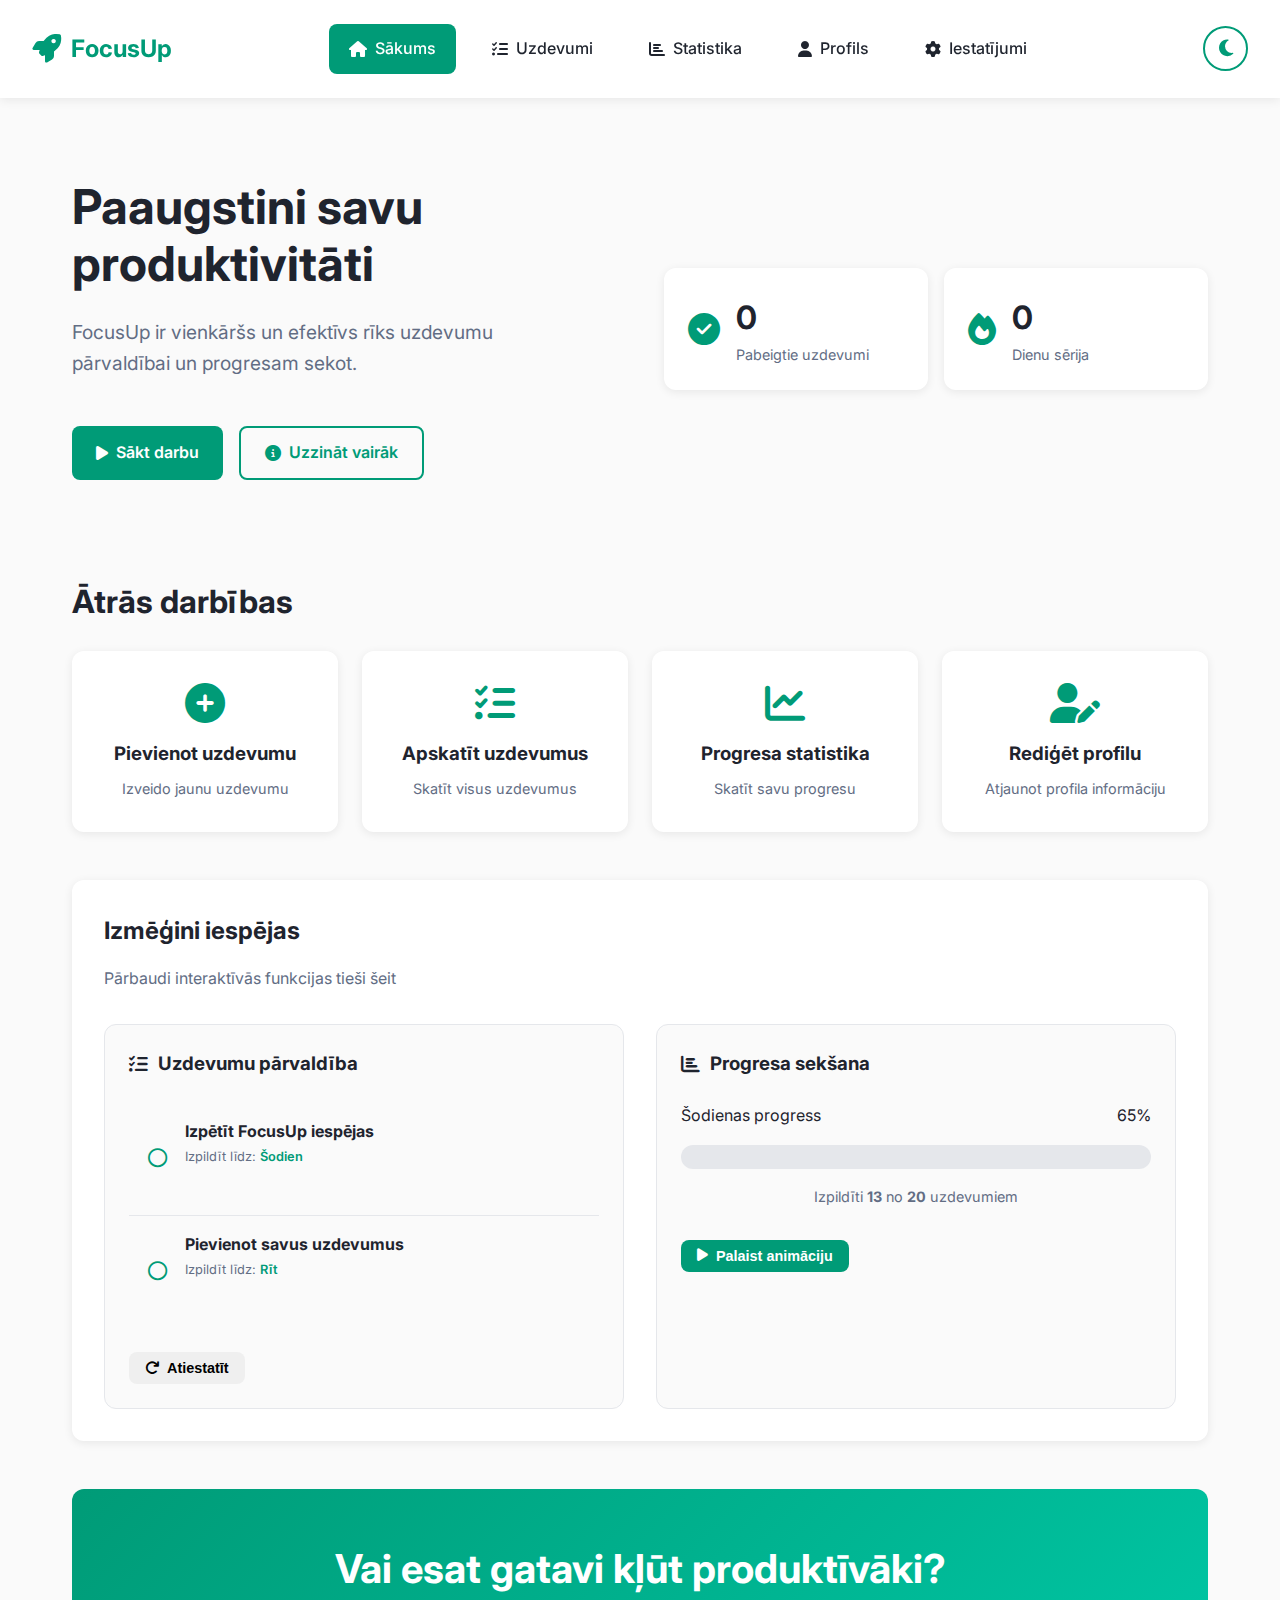
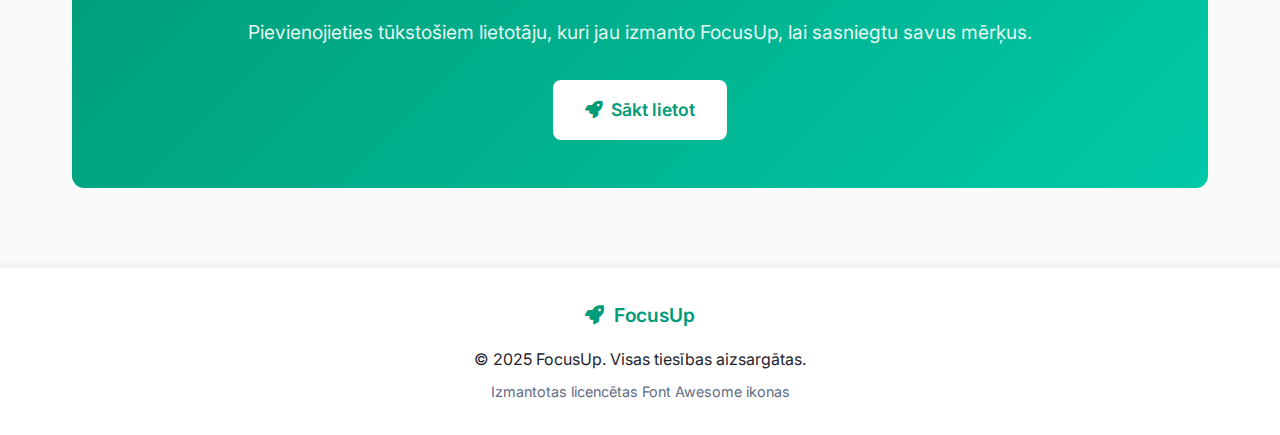
<file: index.html>
<!DOCTYPE html>
<html lang="lv">
<head>
    <meta charset="UTF-8">
    <meta name="viewport" content="width=device-width, initial-scale=1.0">
    <title>FocusUp - Produktivitātes rīks</title>
    <link rel="stylesheet" href="styles.css">
    <link rel="stylesheet" href="https://cdnjs.cloudflare.com/ajax/libs/font-awesome/6.4.0/css/all.min.css">
    <link rel="preconnect" href="https://fonts.googleapis.com">
    <link rel="preconnect" href="https://fonts.gstatic.com" crossorigin>
    <link href="https://fonts.googleapis.com/css2?family=Inter:wght@300;400;500;600;700&display=swap" rel="stylesheet">
</head>
<body>
    <!-- Navigācija -->
    <header>
        <nav class="navbar">
            <a href="index.html" class="logo-link">
                <div class="logo">
                    <i class="fas fa-rocket"></i>
                    <span>FocusUp</span>
                </div>
            </a>
            
            <ul class="nav-links">
                <li><a href="index.html" class="active"><i class="fas fa-home"></i> Sākums</a></li>
                <li><a href="tasks.html"><i class="fas fa-tasks"></i> Uzdevumi</a></li>
                <li><a href="statistics.html"><i class="fas fa-chart-bar"></i> Statistika</a></li>
                <li><a href="profile.html"><i class="fas fa-user"></i> Profils</a></li>
                <li><a href="settings.html"><i class="fas fa-cog"></i> Iestatījumi</a></li>
            </ul>
            
            <div class="nav-actions">
                <button id="theme-toggle" class="theme-btn" title="Pārslēgt tēmu">
                    <i class="fas fa-moon"></i>
                </button>
            </div>
        </nav>
    </header>

    <main class="container">
        <!-- Hero sekcija -->
        <section class="hero">
            <div class="hero-content">
                <h1 class="hero-title">Paaugstini savu produktivitāti</h1>
                <p class="hero-description">FocusUp ir vienkāršs un efektīvs rīks uzdevumu pārvaldībai un progresam sekot.</p>
                <div class="hero-buttons">
                    <a href="tasks.html" class="btn btn-primary">
                        <i class="fas fa-play"></i> Sākt darbu
                    </a>
                    <a href="#features" class="btn btn-secondary">
                        <i class="fas fa-info-circle"></i> Uzzināt vairāk
                    </a>
                </div>
            </div>
            <div class="hero-stats">
                <div class="stat-card">
                    <i class="fas fa-check-circle stat-icon"></i>
                    <div class="stat-content">
                        <h3 id="completed-tasks-count">0</h3>
                        <p>Pabeigtie uzdevumi</p>
                    </div>
                </div>
                <div class="stat-card">
                    <i class="fas fa-fire stat-icon"></i>
                    <div class="stat-content">
                        <h3 id="current-streak">0</h3>
                        <p>Dienu sērija</p>
                    </div>
                </div>
            </div>
        </section>

        <!-- Ātrās darbības -->
        <section class="quick-actions">
            <h2>Ātrās darbības</h2>
            <div class="action-grid">
                <div class="action-card" onclick="window.location.href='tasks.html'">
                    <i class="fas fa-plus-circle action-icon"></i>
                    <h3>Pievienot uzdevumu</h3>
                    <p>Izveido jaunu uzdevumu</p>
                </div>
                <div class="action-card" onclick="window.location.href='tasks.html'">
                    <i class="fas fa-list-check action-icon"></i>
                    <h3>Apskatīt uzdevumus</h3>
                    <p>Skatīt visus uzdevumus</p>
                </div>
                <div class="action-card" onclick="window.location.href='statistics.html'">
                    <i class="fas fa-chart-line action-icon"></i>
                    <h3>Progresa statistika</h3>
                    <p>Skatīt savu progresu</p>
                </div>
                <div class="action-card" onclick="window.location.href='profile.html'">
                    <i class="fas fa-user-edit action-icon"></i>
                    <h3>Rediģēt profilu</h3>
                    <p>Atjaunot profila informāciju</p>
                </div>
            </div>
        </section>

        <!-- Interaktīvie elementi -->
        <section class="interactive-section" id="features">
            <h2>Izmēģini iespējas</h2>
            <p>Pārbaudi interaktīvās funkcijas tieši šeit</p>
            
            <div class="interactive-grid">
                <!-- 1. Uzdevumu demonstrācija -->
                <div class="demo-card">
                    <h3><i class="fas fa-tasks"></i> Uzdevumu pārvaldība</h3>
                    <div class="demo-task-list">
                        <div class="demo-task">
                            <div class="task-checkbox" onclick="toggleDemoTask(this)">
                                <i class="far fa-circle"></i>
                            </div>
                            <div class="task-info">
                                <h4>Izpētīt FocusUp iespējas</h4>
                                <p>Izpildīt līdz: <span>Šodien</span></p>
                            </div>
                        </div>
                        <div class="demo-task">
                            <div class="task-checkbox" onclick="toggleDemoTask(this)">
                                <i class="far fa-circle"></i>
                            </div>
                            <div class="task-info">
                                <h4>Pievienot savus uzdevumus</h4>
                                <p>Izpildīt līdz: <span>Rīt</span></p>
                            </div>
                        </div>
                    </div>
                    <button class="btn btn-small" onclick="resetDemoTasks()">
                        <i class="fas fa-redo"></i> Atiestatīt
                    </button>
                </div>

                <!-- 2. Progresa animācija -->
                <div class="demo-card">
                    <h3><i class="fas fa-chart-bar"></i> Progresa sekšana</h3>
                    <div class="progress-demo">
                        <div class="progress-header">
                            <span>Šodienas progress</span>
                            <span id="demo-progress-percent">65%</span>
                        </div>
                        <div class="progress-bar-demo">
                            <div class="progress-fill-demo" id="demo-progress-fill"></div>
                        </div>
                        <p>Izpildīti <strong>13</strong> no <strong>20</strong> uzdevumiem</p>
                    </div>
                    <button class="btn btn-small btn-primary" onclick="animateDemoProgress()">
                        <i class="fas fa-play"></i> Palaist animāciju
                    </button>
                </div>
            </div>
        </section>

        <!-- CTA sekcija -->
        <section class="cta-section">
            <div class="cta-content">
                <h2>Vai esat gatavi kļūt produktīvāki?</h2>
                <p>Pievienojieties tūkstošiem lietotāju, kuri jau izmanto FocusUp, lai sasniegtu savus mērķus.</p>
                <a href="tasks.html" class="btn btn-primary btn-large">
                    <i class="fas fa-rocket"></i> Sākt lietot
                </a>
            </div>
        </section>
    </main>

    <footer>
        <div class="footer-content">
            <div class="footer-logo">
                <i class="fas fa-rocket"></i>
                <span>FocusUp</span>
            </div>
            <p>© 2025 FocusUp. Visas tiesības aizsargātas.</p>
            <p class="footer-note">Izmantotas licencētas Font Awesome ikonas</p>
        </div>
    </footer>

    <script src="script.js"></script>
</body>
</html>
</file>
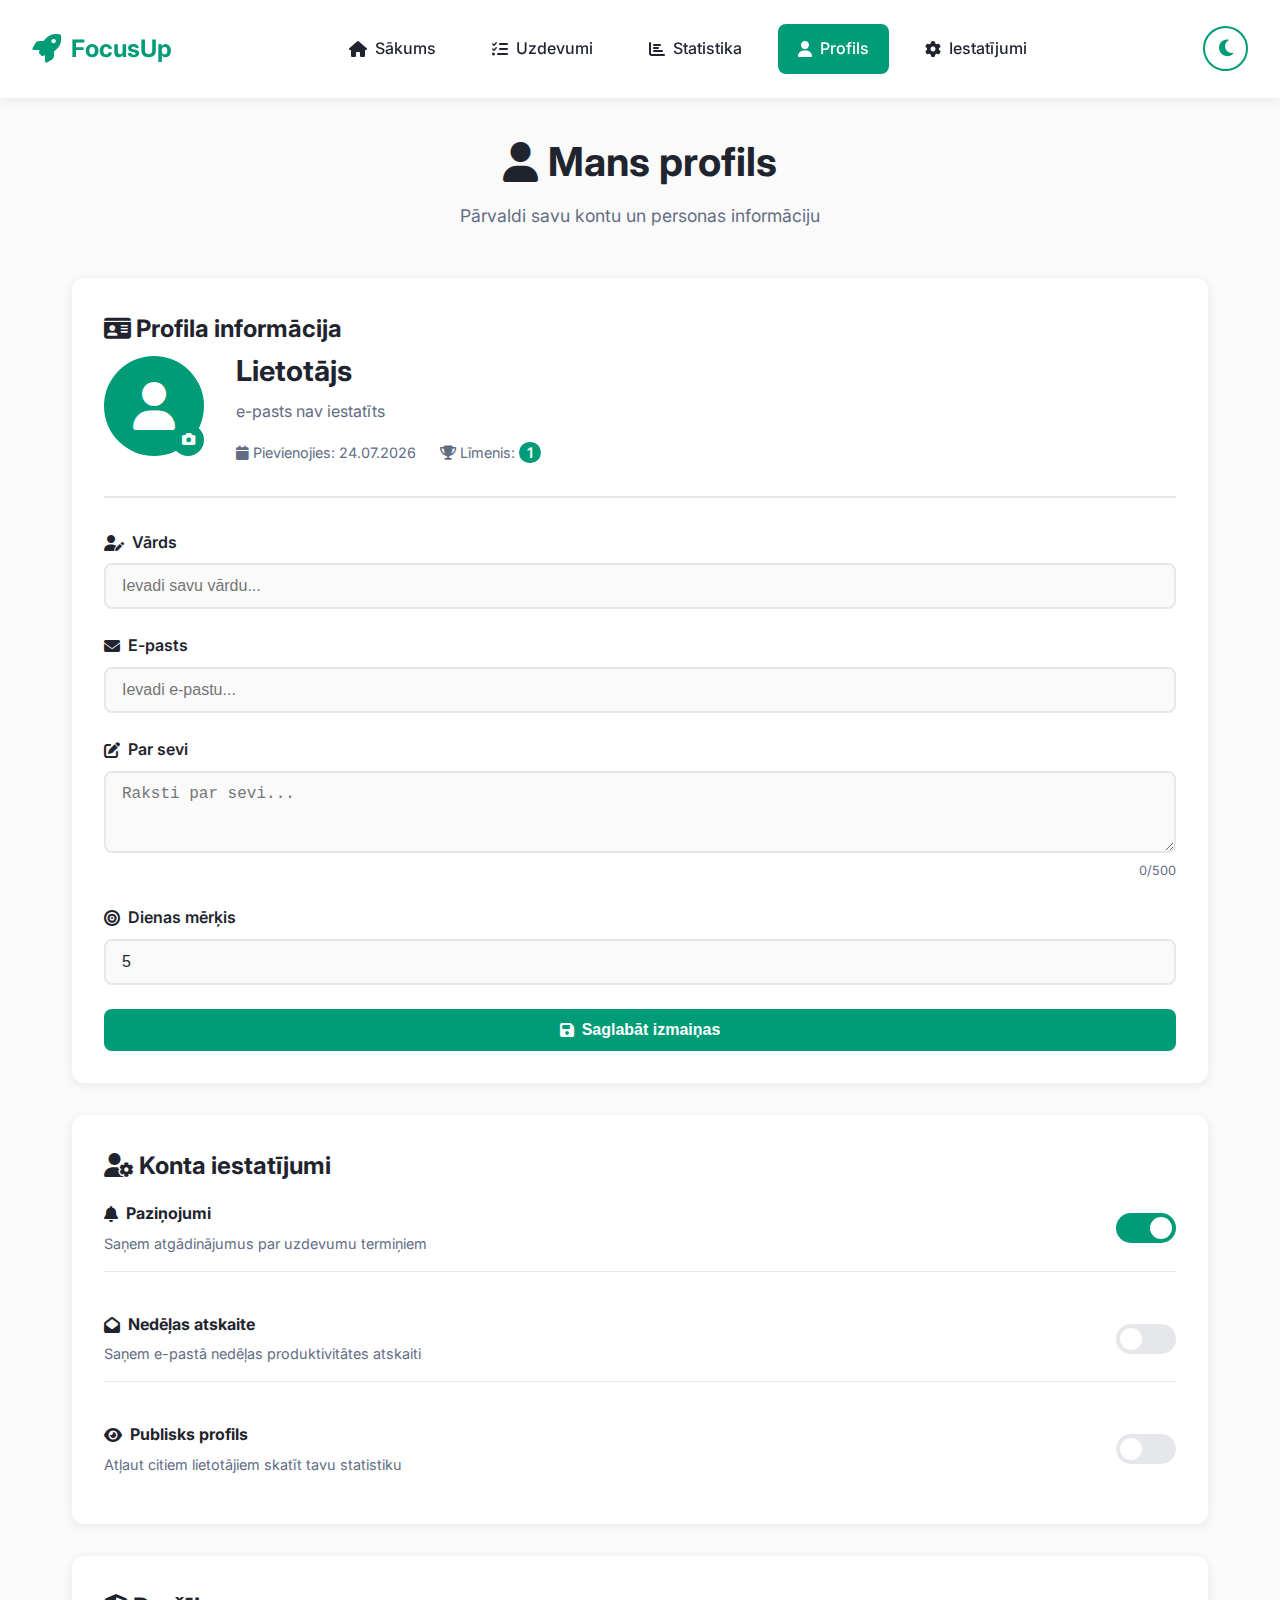
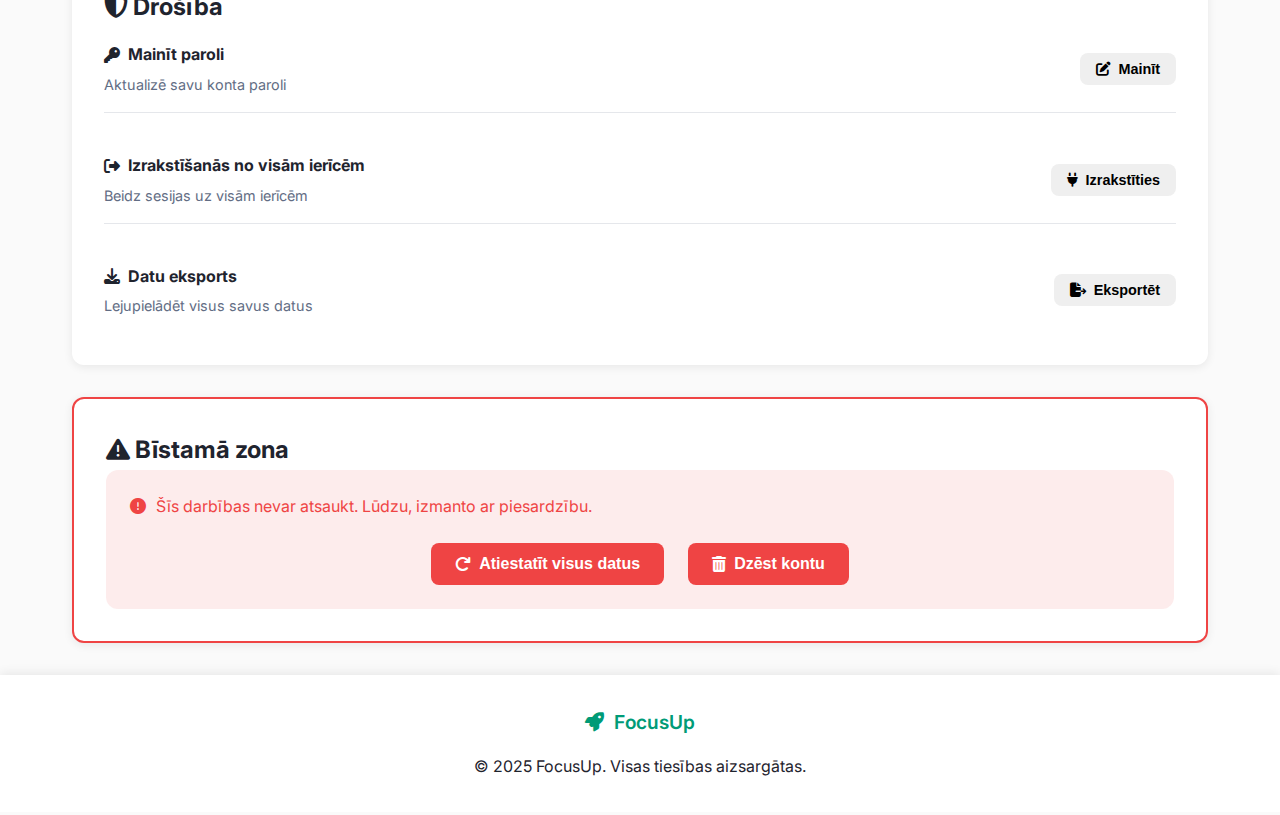
<file: profile.html>
<!DOCTYPE html>
<html lang="lv">
<head>
    <meta charset="UTF-8">
    <meta name="viewport" content="width=device-width, initial-scale=1.0">
    <title>FocusUp - Profils</title>
    <link rel="stylesheet" href="styles.css">
    <link rel="stylesheet" href="https://cdnjs.cloudflare.com/ajax/libs/font-awesome/6.4.0/css/all.min.css">
    <link href="https://fonts.googleapis.com/css2?family=Inter:wght@300;400;500;600;700&display=swap" rel="stylesheet">
</head>
<body>
    <header>
        <nav class="navbar">
            <a href="index.html" class="logo-link">
                <div class="logo">
                    <i class="fas fa-rocket"></i>
                    <span>FocusUp</span>
                </div>
            </a>
            
            <ul class="nav-links">
                <li><a href="index.html"><i class="fas fa-home"></i> Sākums</a></li>
                <li><a href="tasks.html"><i class="fas fa-tasks"></i> Uzdevumi</a></li>
                <li><a href="statistics.html"><i class="fas fa-chart-bar"></i> Statistika</a></li>
                <li><a href="profile.html" class="active"><i class="fas fa-user"></i> Profils</a></li>
                <li><a href="settings.html"><i class="fas fa-cog"></i> Iestatījumi</a></li>
            </ul>
            
            <div class="nav-actions">
                <button id="theme-toggle" class="theme-btn" title="Pārslēgt tēmu">
                    <i class="fas fa-moon"></i>
                </button>
            </div>
        </nav>
    </header>

    <main class="container">
        <div class="page-header">
            <h1><i class="fas fa-user"></i> Mans profils</h1>
            <p class="page-subtitle">Pārvaldi savu kontu un personas informāciju</p>
        </div>

        <div class="profile-content">
            <!-- Profila informācija -->
            <div class="profile-section">
                <h2><i class="fas fa-id-card"></i> Profila informācija</h2>
                <div class="profile-card">
                    <div class="profile-header">
                        <div class="avatar-container">
                            <div class="avatar" id="user-avatar">
                                <i class="fas fa-user"></i>
                            </div>
                            <button class="avatar-edit" onclick="changeAvatar()">
                                <i class="fas fa-camera"></i>
                            </button>
                        </div>
                        <div class="profile-info">
                            <h3 id="username-display">Lietotājs</h3>
                            <p class="profile-email" id="user-email">e-pasts nav iestatīts</p>
                            <div class="profile-stats">
                                <span><i class="fas fa-calendar"></i> Pievienojies: <span id="join-date">-</span></span>
                                <span><i class="fas fa-trophy"></i> Līmenis: <span class="level-badge" id="user-level">1</span></span>
                            </div>
                        </div>
                    </div>

                    <div class="profile-form">
                        <div class="form-group">
                            <label for="profile-name"><i class="fas fa-user-edit"></i> Vārds</label>
                            <input type="text" id="profile-name" placeholder="Ievadi savu vārdu...">
                        </div>
                        <div class="form-group">
                            <label for="profile-email"><i class="fas fa-envelope"></i> E-pasts</label>
                            <input type="email" id="profile-email" placeholder="Ievadi e-pastu...">
                        </div>
                        <div class="form-group">
                            <label for="profile-bio"><i class="fas fa-edit"></i> Par sevi</label>
                            <textarea id="profile-bio" placeholder="Raksti par sevi..." rows="3" maxlength="500"></textarea>
                            <div class="char-counter" id="bio-counter">0/500</div>
                        </div>
                        <div class="form-group">
                            <label for="profile-goal"><i class="fas fa-bullseye"></i> Dienas mērķis</label>
                            <input type="number" id="profile-goal" min="1" max="50" placeholder="Uzdevumu skaits dienā...">
                        </div>
                        <button class="btn btn-primary" onclick="saveProfile()">
                            <i class="fas fa-save"></i> Saglabāt izmaiņas
                        </button>
                    </div>
                </div>
            </div>

            <!-- Konta iestatījumi -->
            <div class="profile-section">
                <h2><i class="fas fa-user-cog"></i> Konta iestatījumi</h2>
                <div class="settings-card">
                    <div class="setting-item">
                        <div class="setting-info">
                            <h4><i class="fas fa-bell"></i> Paziņojumi</h4>
                            <p>Saņem atgādinājumus par uzdevumu termiņiem</p>
                        </div>
                        <label class="switch">
                            <input type="checkbox" id="notifications-toggle" checked>
                            <span class="slider"></span>
                        </label>
                    </div>

                    <div class="setting-item">
                        <div class="setting-info">
                            <h4><i class="fas fa-envelope-open"></i> Nedēļas atskaite</h4>
                            <p>Saņem e-pastā nedēļas produktivitātes atskaiti</p>
                        </div>
                        <label class="switch">
                            <input type="checkbox" id="weekly-report-toggle">
                            <span class="slider"></span>
                        </label>
                    </div>

                    <div class="setting-item">
                        <div class="setting-info">
                            <h4><i class="fas fa-eye"></i> Publisks profils</h4>
                            <p>Atļaut citiem lietotājiem skatīt tavu statistiku</p>
                        </div>
                        <label class="switch">
                            <input type="checkbox" id="public-profile-toggle">
                            <span class="slider"></span>
                        </label>
                    </div>
                </div>
            </div>

            <!-- Drošība -->
            <div class="profile-section">
                <h2><i class="fas fa-shield-alt"></i> Drošība</h2>
                <div class="security-card">
                    <div class="security-item">
                        <div class="security-info">
                            <h4><i class="fas fa-key"></i> Mainīt paroli</h4>
                            <p>Aktualizē savu konta paroli</p>
                        </div>
                        <button class="btn btn-small" onclick="changePassword()">
                            <i class="fas fa-edit"></i> Mainīt
                        </button>
                    </div>

                    <div class="security-item">
                        <div class="security-info">
                            <h4><i class="fas fa-sign-out-alt"></i> Izrakstīšanās no visām ierīcēm</h4>
                            <p>Beidz sesijas uz visām ierīcēm</p>
                        </div>
                        <button class="btn btn-small" onclick="logoutAllDevices()">
                            <i class="fas fa-plug"></i> Izrakstīties
                        </button>
                    </div>

                    <div class="security-item">
                        <div class="security-info">
                            <h4><i class="fas fa-download"></i> Datu eksports</h4>
                            <p>Lejupielādēt visus savus datus</p>
                        </div>
                        <button class="btn btn-small" onclick="exportUserData()">
                            <i class="fas fa-file-export"></i> Eksportēt
                        </button>
                    </div>
                </div>
            </div>

            <!-- Bīstamā zona -->
            <div class="profile-section danger-zone">
                <h2><i class="fas fa-exclamation-triangle"></i> Bīstamā zona</h2>
                <div class="danger-card">
                    <p class="danger-warning">
                        <i class="fas fa-exclamation-circle"></i>
                        Šīs darbības nevar atsaukt. Lūdzu, izmanto ar piesardzību.
                    </p>
                    
                    <div class="danger-actions">
                        <button class="btn btn-danger" onclick="resetAccountData()">
                            <i class="fas fa-redo"></i> Atiestatīt visus datus
                        </button>
                        <button class="btn btn-danger" onclick="deleteAccount()">
                            <i class="fas fa-trash-alt"></i> Dzēst kontu
                        </button>
                    </div>
                </div>
            </div>
        </div>
    </main>

    <footer>
        <div class="footer-content">
            <div class="footer-logo">
                <i class="fas fa-rocket"></i>
                <span>FocusUp</span>
            </div>
            <p>© 2025 FocusUp. Visas tiesības aizsargātas.</p>
        </div>
    </footer>

    <script src="script.js"></script>
</body>
</html>
</file>
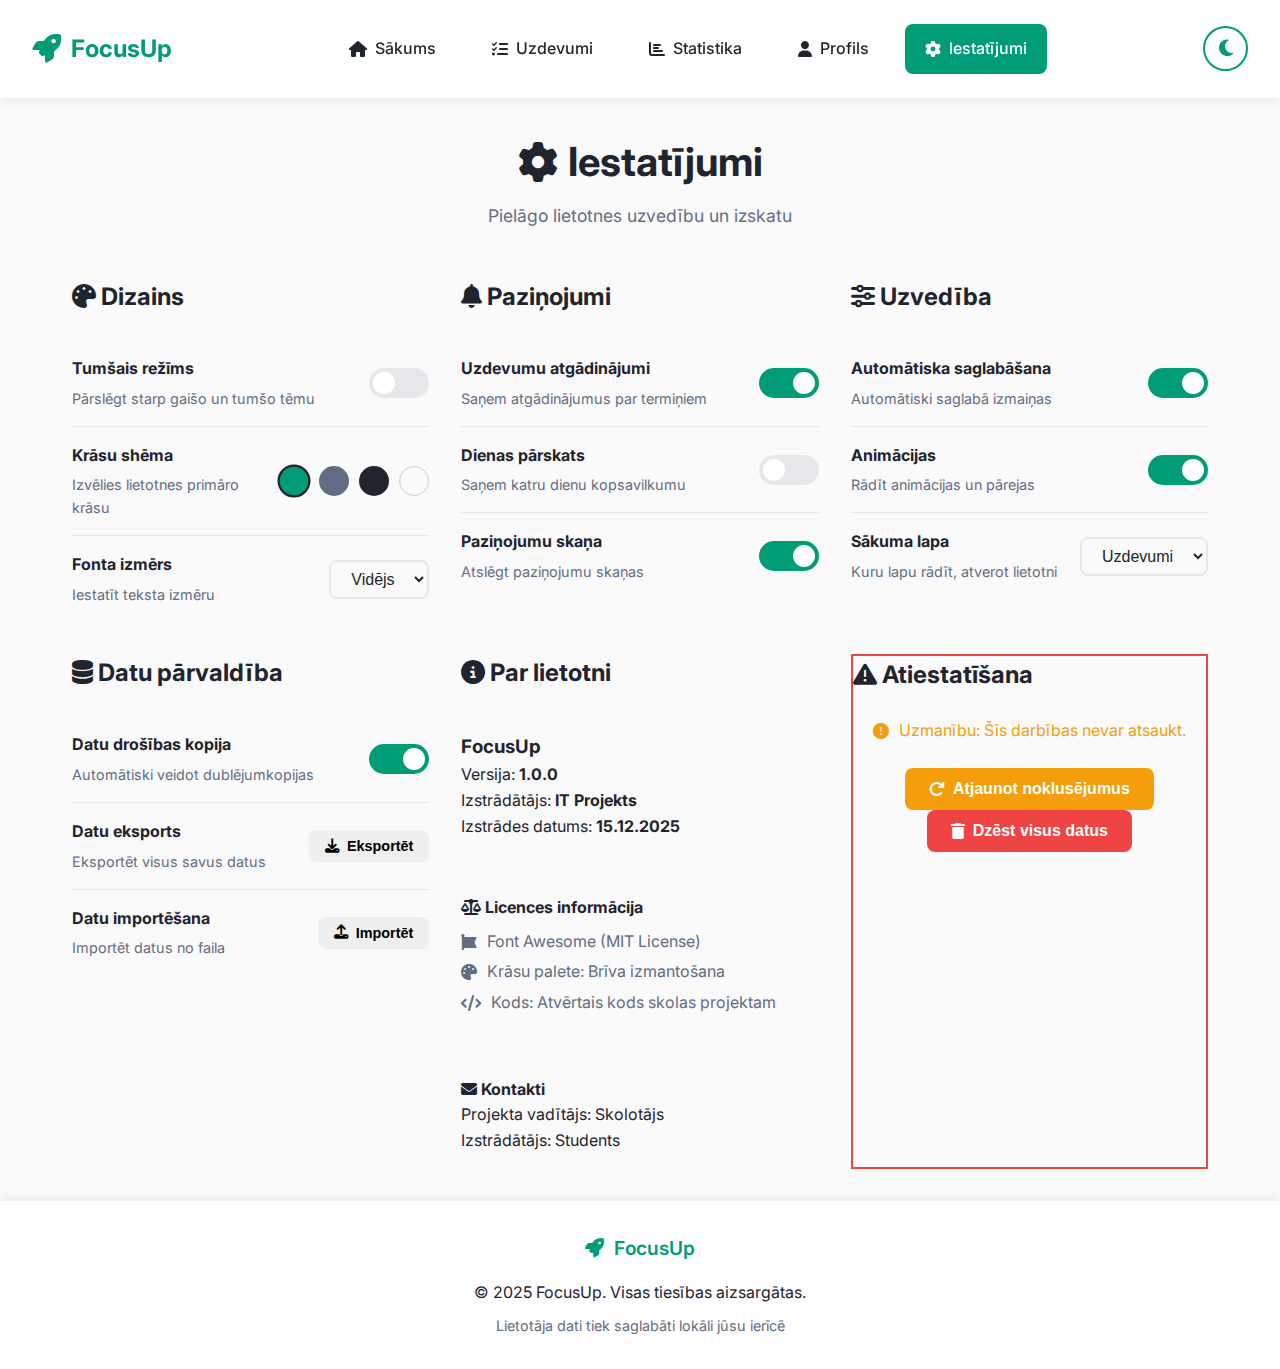
<file: settings.html>
<!DOCTYPE html>
<html lang="lv">
<head>
    <meta charset="UTF-8">
    <meta name="viewport" content="width=device-width, initial-scale=1.0">
    <title>FocusUp - Iestatījumi</title>
    <link rel="stylesheet" href="styles.css">
    <link rel="stylesheet" href="https://cdnjs.cloudflare.com/ajax/libs/font-awesome/6.4.0/css/all.min.css">
    <link href="https://fonts.googleapis.com/css2?family=Inter:wght@300;400;500;600;700&display=swap" rel="stylesheet">
</head>
<body>
    <header>
        <nav class="navbar">
            <a href="index.html" class="logo-link">
                <div class="logo">
                    <i class="fas fa-rocket"></i>
                    <span>FocusUp</span>
                </div>
            </a>
            
            <ul class="nav-links">
                <li><a href="index.html"><i class="fas fa-home"></i> Sākums</a></li>
                <li><a href="tasks.html"><i class="fas fa-tasks"></i> Uzdevumi</a></li>
                <li><a href="statistics.html"><i class="fas fa-chart-bar"></i> Statistika</a></li>
                <li><a href="profile.html"><i class="fas fa-user"></i> Profils</a></li>
                <li><a href="settings.html" class="active"><i class="fas fa-cog"></i> Iestatījumi</a></li>
            </ul>
            
            <div class="nav-actions">
                <button id="theme-toggle" class="theme-btn" title="Pārslēgt tēmu">
                    <i class="fas fa-moon"></i>
                </button>
            </div>
        </nav>
    </header>

    <main class="container">
        <div class="page-header">
            <h1><i class="fas fa-cog"></i> Iestatījumi</h1>
            <p class="page-subtitle">Pielāgo lietotnes uzvedību un izskatu</p>
        </div>

        <div class="settings-grid">
            <!-- Dizaina iestatījumi -->
            <div class="settings-card">
                <h2><i class="fas fa-palette"></i> Dizains</h2>
                <div class="settings-group">
                    <div class="setting-item">
                        <div class="setting-info">
                            <h4>Tumšais režīms</h4>
                            <p>Pārslēgt starp gaišo un tumšo tēmu</p>
                        </div>
                        <label class="switch">
                            <input type="checkbox" id="dark-mode-toggle">
                            <span class="slider"></span>
                        </label>
                    </div>

                    <div class="setting-item">
                        <div class="setting-info">
                            <h4>Krāsu shēma</h4>
                            <p>Izvēlies lietotnes primāro krāsu</p>
                        </div>
                        <div class="color-picker">
                            <button class="color-option active" data-color="#009B77" style="background-color: #009B77;"></button>
                            <button class="color-option" data-color="#626D84" style="background-color: #626D84;"></button>
                            <button class="color-option" data-color="#1F242E" style="background-color: #1F242E;"></button>
                            <button class="color-option" data-color="#FAFAFA" style="background-color: #FAFAFA; border: 1px solid #ccc;"></button>
                        </div>
                    </div>

                    <div class="setting-item">
                        <div class="setting-info">
                            <h4>Fonta izmērs</h4>
                            <p>Iestatīt teksta izmēru</p>
                        </div>
                        <select id="font-size" class="settings-select">
                            <option value="small">Mazs</option>
                            <option value="medium" selected>Vidējs</option>
                            <option value="large">Liels</option>
                        </select>
                    </div>
                </div>
            </div>

            <!-- Paziņojumu iestatījumi -->
            <div class="settings-card">
                <h2><i class="fas fa-bell"></i> Paziņojumi</h2>
                <div class="settings-group">
                    <div class="setting-item">
                        <div class="setting-info">
                            <h4>Uzdevumu atgādinājumi</h4>
                            <p>Saņem atgādinājumus par termiņiem</p>
                        </div>
                        <label class="switch">
                            <input type="checkbox" id="task-reminders" checked>
                            <span class="slider"></span>
                        </label>
                    </div>

                    <div class="setting-item">
                        <div class="setting-info">
                            <h4>Dienas pārskats</h4>
                            <p>Saņem katru dienu kopsavilkumu</p>
                        </div>
                        <label class="switch">
                            <input type="checkbox" id="daily-summary">
                            <span class="slider"></span>
                        </label>
                    </div>

                    <div class="setting-item">
                        <div class="setting-info">
                            <h4>Paziņojumu skaņa</h4>
                            <p>Atslēgt paziņojumu skaņas</p>
                        </div>
                        <label class="switch">
                            <input type="checkbox" id="notification-sound" checked>
                            <span class="slider"></span>
                        </label>
                    </div>
                </div>
            </div>

            <!-- Lietotnes uzvedība -->
            <div class="settings-card">
                <h2><i class="fas fa-sliders-h"></i> Uzvedība</h2>
                <div class="settings-group">
                    <div class="setting-item">
                        <div class="setting-info">
                            <h4>Automātiska saglabāšana</h4>
                            <p>Automātiski saglabā izmaiņas</p>
                        </div>
                        <label class="switch">
                            <input type="checkbox" id="auto-save" checked>
                            <span class="slider"></span>
                        </label>
                    </div>

                    <div class="setting-item">
                        <div class="setting-info">
                            <h4>Animācijas</h4>
                            <p>Rādīt animācijas un pārejas</p>
                        </div>
                        <label class="switch">
                            <input type="checkbox" id="animations" checked>
                            <span class="slider"></span>
                        </label>
                    </div>

                    <div class="setting-item">
                        <div class="setting-info">
                            <h4>Sākuma lapa</h4>
                            <p>Kuru lapu rādīt, atverot lietotni</p>
                        </div>
                        <select id="start-page" class="settings-select">
                            <option value="tasks" selected>Uzdevumi</option>
                            <option value="statistics">Statistika</option>
                            <option value="profile">Profils</option>
                        </select>
                    </div>
                </div>
            </div>

            <!-- Datu pārvaldība -->
            <div class="settings-card">
                <h2><i class="fas fa-database"></i> Datu pārvaldība</h2>
                <div class="settings-group">
                    <div class="setting-item">
                        <div class="setting-info">
                            <h4>Datu drošības kopija</h4>
                            <p>Automātiski veidot dublējumkopijas</p>
                        </div>
                        <label class="switch">
                            <input type="checkbox" id="auto-backup" checked>
                            <span class="slider"></span>
                        </label>
                    </div>

                    <div class="setting-item">
                        <div class="setting-info">
                            <h4>Datu eksports</h4>
                            <p>Eksportēt visus savus datus</p>
                        </div>
                        <button class="btn btn-small" onclick="exportAllData()">
                            <i class="fas fa-download"></i> Eksportēt
                        </button>
                    </div>

                    <div class="setting-item">
                        <div class="setting-info">
                            <h4>Datu importēšana</h4>
                            <p>Importēt datus no faila</p>
                        </div>
                        <button class="btn btn-small" onclick="importData()">
                            <i class="fas fa-upload"></i> Importēt
                        </button>
                    </div>
                </div>
            </div>

            <!-- Par lietotni -->
            <div class="settings-card">
                <h2><i class="fas fa-info-circle"></i> Par lietotni</h2>
                <div class="about-info">
                    <div class="app-info">
                        <h3>FocusUp</h3>
                        <p>Versija: <strong id="app-version">1.0.0</strong></p>
                        <p>Izstrādātājs: <strong>IT Projekts</strong></p>
                        <p>Izstrādes datums: <strong>15.12.2025</strong></p>
                    </div>
                    
                    <div class="license-info">
                        <h4><i class="fas fa-balance-scale"></i> Licences informācija</h4>
                        <ul>
                            <li><i class="fab fa-font-awesome"></i> Font Awesome (MIT License)</li>
                            <li><i class="fas fa-palette"></i> Krāsu palete: Brīva izmantošana</li>
                            <li><i class="fas fa-code"></i> Kods: Atvērtais kods skolas projektam</li>
                        </ul>
                    </div>
                    
                    <div class="contact-info">
                        <h4><i class="fas fa-envelope"></i> Kontakti</h4>
                        <p>Projekta vadītājs: Skolotājs</p>
                        <p>Izstrādātājs: Students</p>
                    </div>
                </div>
            </div>

            <!-- Atiestatīšana -->
            <div class="settings-card danger-zone">
                <h2><i class="fas fa-exclamation-triangle"></i> Atiestatīšana</h2>
                <div class="reset-options">
                    <p class="warning-text">
                        <i class="fas fa-exclamation-circle"></i>
                        Uzmanību: Šīs darbības nevar atsaukt.
                    </p>
                    
                    <button class="btn btn-warning" onclick="resetToDefaults()">
                        <i class="fas fa-redo"></i> Atjaunot noklusējumus
                    </button>
                    
                    <button class="btn btn-danger" onclick="clearAllData()">
                        <i class="fas fa-trash"></i> Dzēst visus datus
                    </button>
                </div>
            </div>
        </div>
    </main>

    <footer>
        <div class="footer-content">
            <div class="footer-logo">
                <i class="fas fa-rocket"></i>
                <span>FocusUp</span>
            </div>
            <p>© 2025 FocusUp. Visas tiesības aizsargātas.</p>
            <p class="footer-note">Lietotāja dati tiek saglabāti lokāli jūsu ierīcē</p>
        </div>
    </footer>

    <script src="script.js"></script>
</body>
</html>
</file>
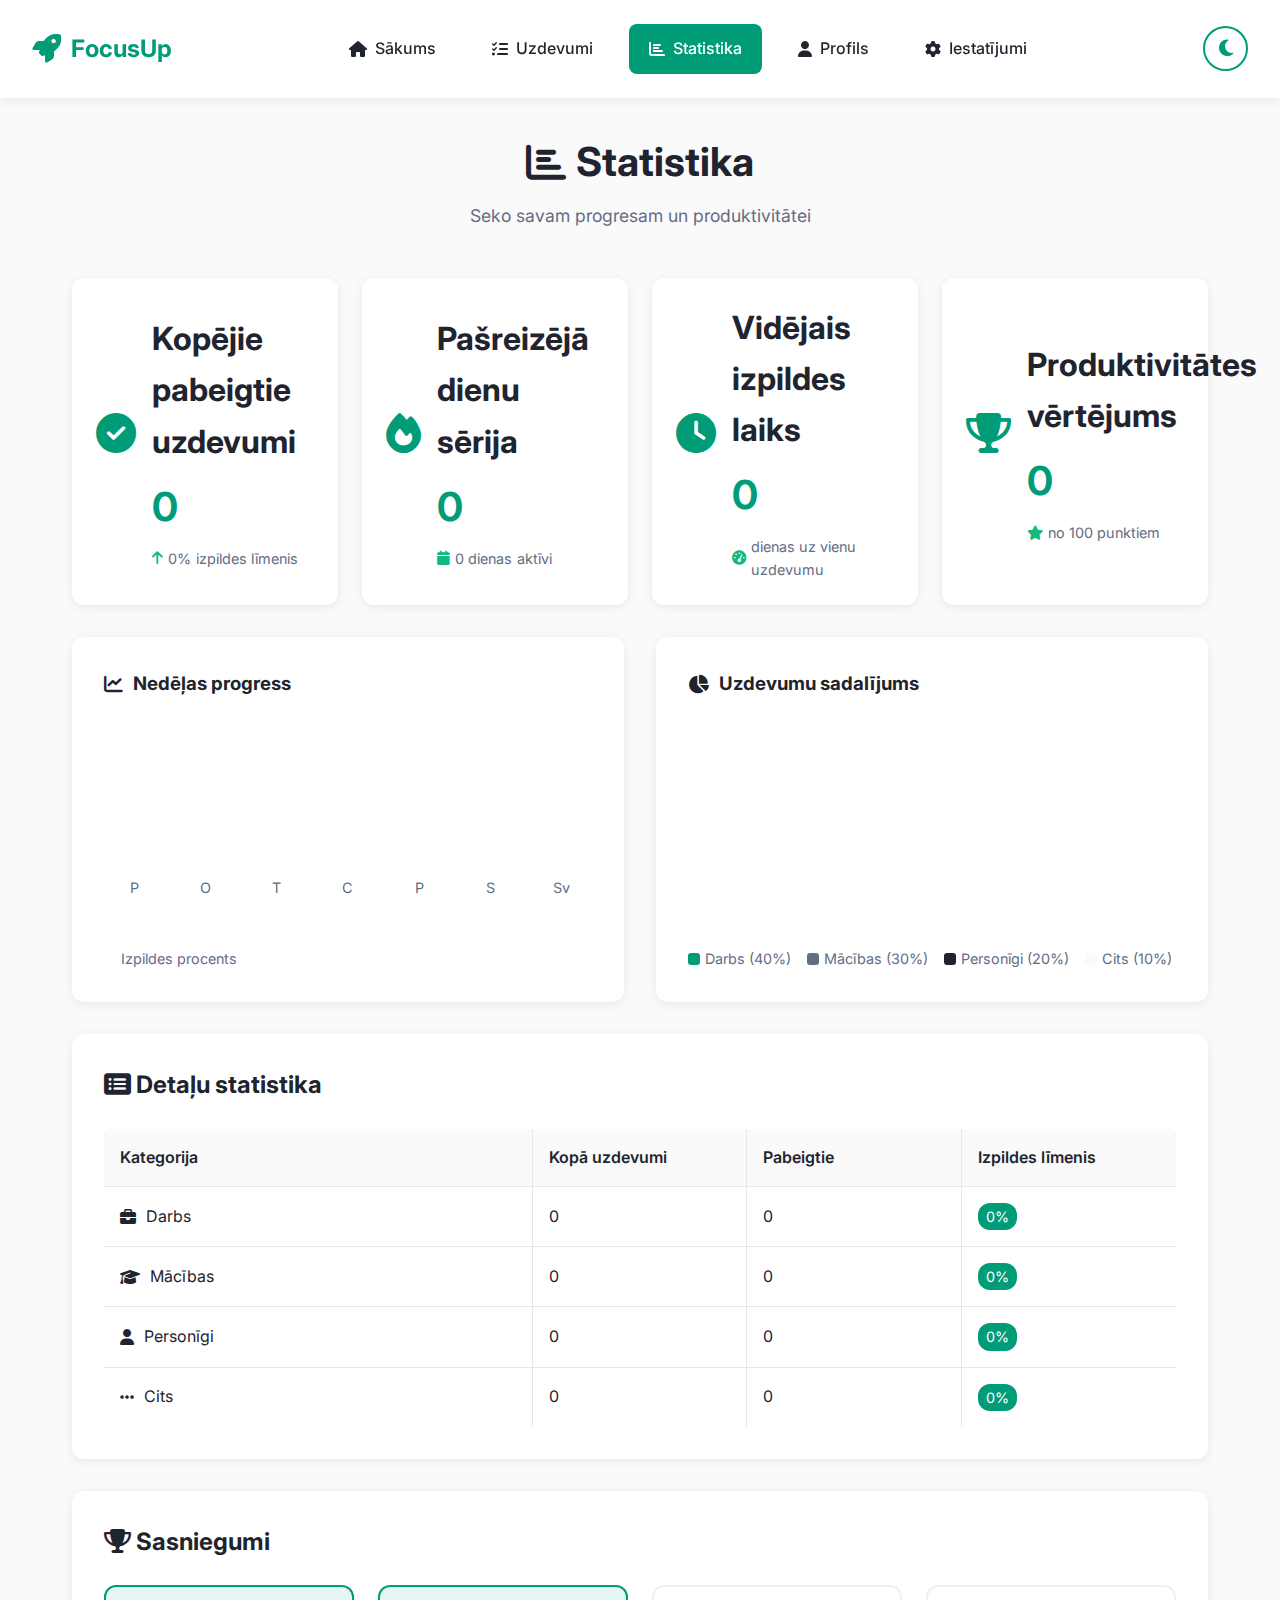
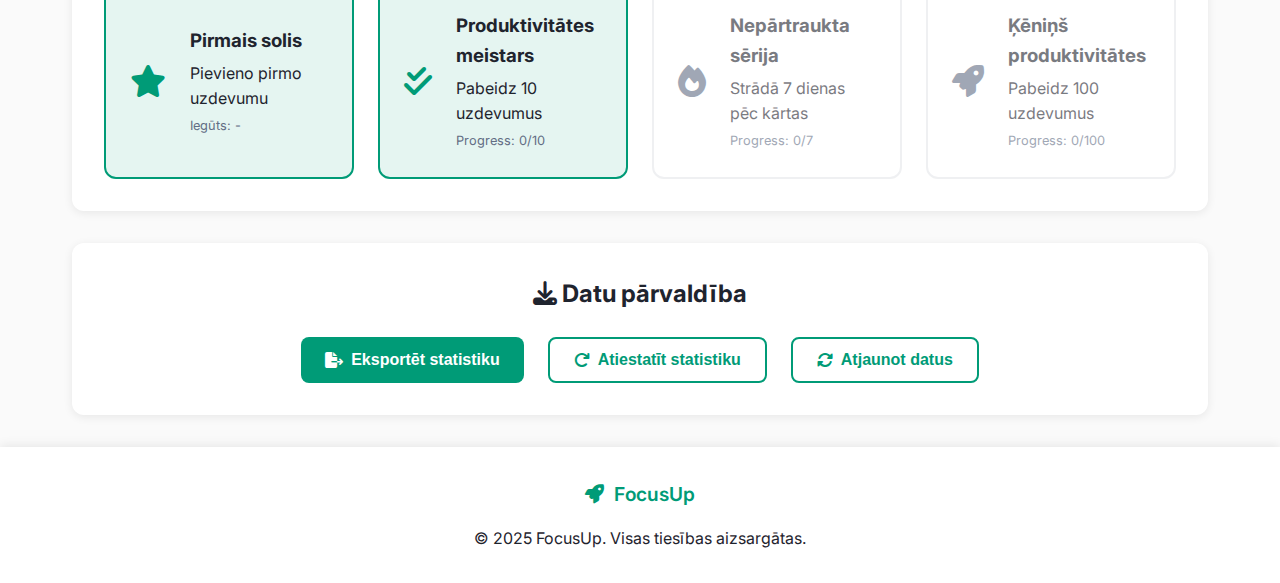
<file: statistics.html>
<!DOCTYPE html>
<html lang="lv">
<head>
    <meta charset="UTF-8">
    <meta name="viewport" content="width=device-width, initial-scale=1.0">
    <title>FocusUp - Statistika</title>
    <link rel="stylesheet" href="styles.css">
    <link rel="stylesheet" href="https://cdnjs.cloudflare.com/ajax/libs/font-awesome/6.4.0/css/all.min.css">
    <link href="https://fonts.googleapis.com/css2?family=Inter:wght@300;400;500;600;700&display=swap" rel="stylesheet">
</head>
<body>
    <header>
        <nav class="navbar">
            <a href="index.html" class="logo-link">
                <div class="logo">
                    <i class="fas fa-rocket"></i>
                    <span>FocusUp</span>
                </div>
            </a>
            
            <ul class="nav-links">
                <li><a href="index.html"><i class="fas fa-home"></i> Sākums</a></li>
                <li><a href="tasks.html"><i class="fas fa-tasks"></i> Uzdevumi</a></li>
                <li><a href="statistics.html" class="active"><i class="fas fa-chart-bar"></i> Statistika</a></li>
                <li><a href="profile.html"><i class="fas fa-user"></i> Profils</a></li>
                <li><a href="settings.html"><i class="fas fa-cog"></i> Iestatījumi</a></li>
            </ul>
            
            <div class="nav-actions">
                <button id="theme-toggle" class="theme-btn" title="Pārslēgt tēmu">
                    <i class="fas fa-moon"></i>
                </button>
            </div>
        </nav>
    </header>

    <main class="container">
        <div class="page-header">
            <h1><i class="fas fa-chart-bar"></i> Statistika</h1>
            <p class="page-subtitle">Seko savam progresam un produktivitātei</p>
        </div>

        <!-- Kopējā statistika -->
        <div class="stats-grid">
            <div class="stat-card large">
                <div class="stat-icon">
                    <i class="fas fa-check-circle"></i>
                </div>
                <div class="stat-content">
                    <h3>Kopējie pabeigtie uzdevumi</h3>
                    <div class="stat-number" id="total-completed">0</div>
                    <div class="stat-trend">
                        <i class="fas fa-arrow-up"></i>
                        <span id="completion-rate">0%</span> izpildes līmenis
                    </div>
                </div>
            </div>

            <div class="stat-card large">
                <div class="stat-icon">
                    <i class="fas fa-fire"></i>
                </div>
                <div class="stat-content">
                    <h3>Pašreizējā dienu sērija</h3>
                    <div class="stat-number" id="current-streak-stat">0</div>
                    <div class="stat-trend">
                        <i class="fas fa-calendar"></i>
                        <span id="streak-days">0 dienas</span> aktīvi
                    </div>
                </div>
            </div>

            <div class="stat-card large">
                <div class="stat-icon">
                    <i class="fas fa-clock"></i>
                </div>
                <div class="stat-content">
                    <h3>Vidējais izpildes laiks</h3>
                    <div class="stat-number" id="avg-completion">0</div>
                    <div class="stat-trend">
                        <i class="fas fa-tachometer-alt"></i>
                        <span>dienas uz vienu uzdevumu</span>
                    </div>
                </div>
            </div>

            <div class="stat-card large">
                <div class="stat-icon">
                    <i class="fas fa-trophy"></i>
                </div>
                <div class="stat-content">
                    <h3>Produktivitātes vērtējums</h3>
                    <div class="stat-number" id="productivity-score">0</div>
                    <div class="stat-trend">
                        <i class="fas fa-star"></i>
                        <span>no 100 punktiem</span>
                    </div>
                </div>
            </div>
        </div>

        <!-- Progresu grafiki -->
        <div class="charts-section">
            <div class="chart-card">
                <h3><i class="fas fa-chart-line"></i> Nedēļas progress</h3>
                <div class="chart-container">
                    <div class="chart-bars">
                        <div class="chart-bar" data-day="P" data-value="30">
                            <div class="bar-fill" style="height: 30%"></div>
                            <span class="bar-label">P</span>
                        </div>
                        <div class="chart-bar" data-day="O" data-value="50">
                            <div class="bar-fill" style="height: 50%"></div>
                            <span class="bar-label">O</span>
                        </div>
                        <div class="chart-bar" data-day="T" data-value="70">
                            <div class="bar-fill" style="height: 70%"></div>
                            <span class="bar-label">T</span>
                        </div>
                        <div class="chart-bar" data-day="C" data-value="90">
                            <div class="bar-fill" style="height: 90%"></div>
                            <span class="bar-label">C</span>
                        </div>
                        <div class="chart-bar" data-day="P" data-value="65">
                            <div class="bar-fill" style="height: 65%"></div>
                            <span class="bar-label">P</span>
                        </div>
                        <div class="chart-bar" data-day="S" data-value="80">
                            <div class="bar-fill" style="height: 80%"></div>
                            <span class="bar-label">S</span>
                        </div>
                        <div class="chart-bar" data-day="Sv" data-value="95">
                            <div class="bar-fill" style="height: 95%"></div>
                            <span class="bar-label">Sv</span>
                        </div>
                    </div>
                </div>
                <div class="chart-legend">
                    <span class="legend-item"><span class="legend-color"></span> Izpildes procents</span>
                </div>
            </div>

            <div class="chart-card">
                <h3><i class="fas fa-chart-pie"></i> Uzdevumu sadalījums</h3>
                <div class="pie-chart">
                    <div class="pie-segment" data-category="work" style="--percentage: 40%; --color: #009B77;">
                        <div class="segment-label">Darbs</div>
                    </div>
                    <div class="pie-segment" data-category="study" style="--percentage: 30%; --color: #626D84;">
                        <div class="segment-label">Mācības</div>
                    </div>
                    <div class="pie-segment" data-category="personal" style="--percentage: 20%; --color: #1F242E;">
                        <div class="segment-label">Personīgi</div>
                    </div>
                    <div class="pie-segment" data-category="other" style="--percentage: 10%; --color: #FAFAFA;">
                        <div class="segment-label">Cits</div>
                    </div>
                </div>
                <div class="chart-legend">
                    <span class="legend-item"><span class="legend-color" style="background: #009B77"></span> Darbs (40%)</span>
                    <span class="legend-item"><span class="legend-color" style="background: #626D84"></span> Mācības (30%)</span>
                    <span class="legend-item"><span class="legend-color" style="background: #1F242E"></span> Personīgi (20%)</span>
                    <span class="legend-item"><span class="legend-color" style="background: #FAFAFA"></span> Cits (10%)</span>
                </div>
            </div>
        </div>

        <!-- Detaļu statistika -->
        <div class="detailed-stats">
            <h2><i class="fas fa-list-alt"></i> Detaļu statistika</h2>
            <div class="stats-table">
                <div class="table-header">
                    <div>Kategorija</div>
                    <div>Kopā uzdevumi</div>
                    <div>Pabeigtie</div>
                    <div>Izpildes līmenis</div>
                </div>
                <div class="table-row">
                    <div><i class="fas fa-briefcase"></i> Darbs</div>
                    <div id="work-total">0</div>
                    <div id="work-completed">0</div>
                    <div><span class="progress-indicator" id="work-rate">0%</span></div>
                </div>
                <div class="table-row">
                    <div><i class="fas fa-graduation-cap"></i> Mācības</div>
                    <div id="study-total">0</div>
                    <div id="study-completed">0</div>
                    <div><span class="progress-indicator" id="study-rate">0%</span></div>
                </div>
                <div class="table-row">
                    <div><i class="fas fa-user"></i> Personīgi</div>
                    <div id="personal-total">0</div>
                    <div id="personal-completed">0</div>
                    <div><span class="progress-indicator" id="personal-rate">0%</span></div>
                </div>
                <div class="table-row">
                    <div><i class="fas fa-ellipsis-h"></i> Cits</div>
                    <div id="other-total">0</div>
                    <div id="other-completed">0</div>
                    <div><span class="progress-indicator" id="other-rate">0%</span></div>
                </div>
            </div>
        </div>

        <!-- Sasniegumi -->
        <div class="achievements-section">
            <h2><i class="fas fa-trophy"></i> Sasniegumi</h2>
            <div class="achievements-grid">
                <div class="achievement-card unlocked">
                    <div class="achievement-icon">
                        <i class="fas fa-star"></i>
                    </div>
                    <div class="achievement-info">
                        <h3>Pirmais solis</h3>
                        <p>Pievieno pirmo uzdevumu</p>
                        <span class="achievement-date">Iegūts: <span id="first-task-date">-</span></span>
                    </div>
                </div>
                <div class="achievement-card unlocked">
                    <div class="achievement-icon">
                        <i class="fas fa-check-double"></i>
                    </div>
                    <div class="achievement-info">
                        <h3>Produktivitātes meistars</h3>
                        <p>Pabeidz 10 uzdevumus</p>
                        <span class="achievement-progress">Progress: <span id="ten-tasks-progress">0/10</span></span>
                    </div>
                </div>
                <div class="achievement-card locked">
                    <div class="achievement-icon">
                        <i class="fas fa-fire"></i>
                    </div>
                    <div class="achievement-info">
                        <h3>Nepārtraukta sērija</h3>
                        <p>Strādā 7 dienas pēc kārtas</p>
                        <span class="achievement-progress">Progress: <span id="streak-progress">0/7</span></span>
                    </div>
                </div>
                <div class="achievement-card locked">
                    <div class="achievement-icon">
                        <i class="fas fa-rocket"></i>
                    </div>
                    <div class="achievement-info">
                        <h3>Ķēniņš produktivitātes</h3>
                        <p>Pabeidz 100 uzdevumus</p>
                        <span class="achievement-progress">Progress: <span id="hundred-tasks-progress">0/100</span></span>
                    </div>
                </div>
            </div>
        </div>

        <!-- Eksportēšanas iespējas -->
        <div class="export-section">
            <h2><i class="fas fa-download"></i> Datu pārvaldība</h2>
            <div class="export-options">
                <button class="btn btn-primary" onclick="exportStatistics()">
                    <i class="fas fa-file-export"></i> Eksportēt statistiku
                </button>
                <button class="btn btn-secondary" onclick="resetStatistics()">
                    <i class="fas fa-redo"></i> Atiestatīt statistiku
                </button>
                <button class="btn btn-secondary" onclick="refreshStatistics()">
                    <i class="fas fa-sync-alt"></i> Atjaunot datus
                </button>
            </div>
        </div>
    </main>

    <footer>
        <div class="footer-content">
            <div class="footer-logo">
                <i class="fas fa-rocket"></i>
                <span>FocusUp</span>
            </div>
            <p>© 2025 FocusUp. Visas tiesības aizsargātas.</p>
        </div>
    </footer>

    <script src="script.js"></script>
</body>
</html>
</file>
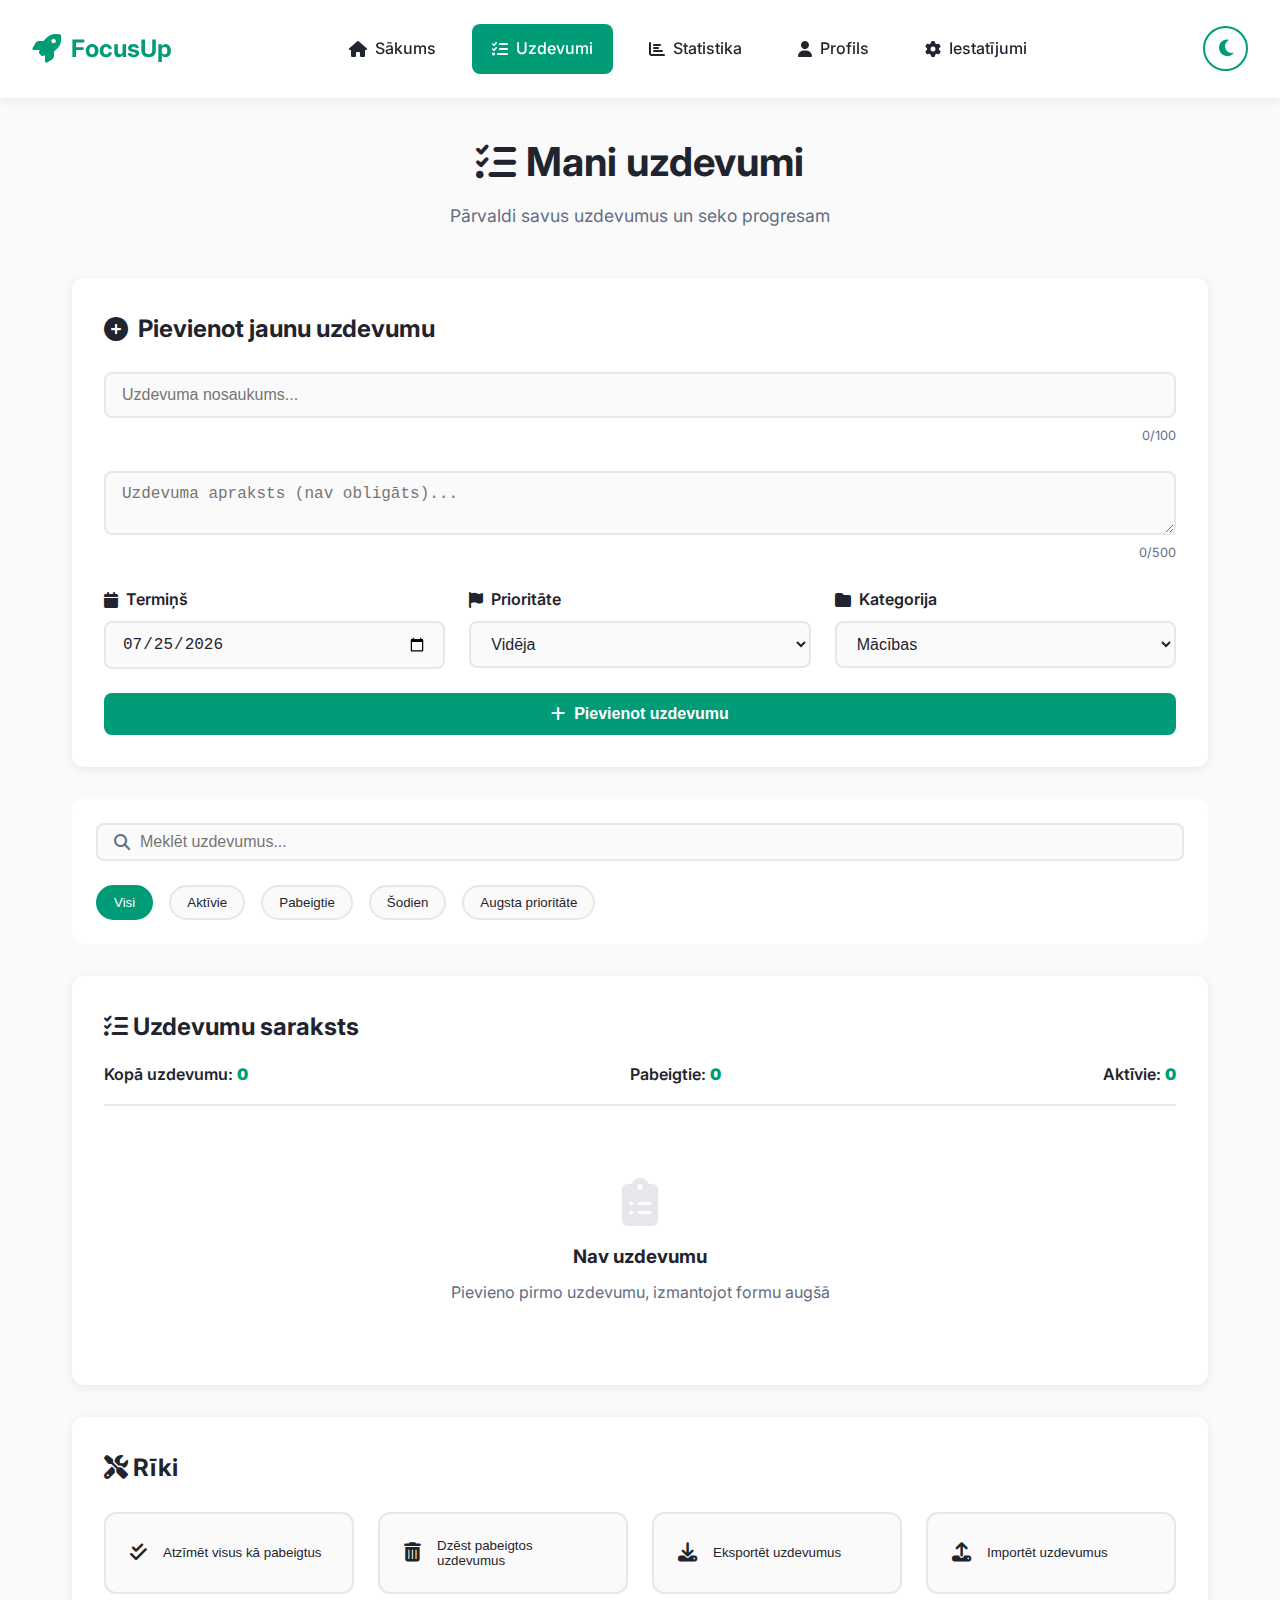
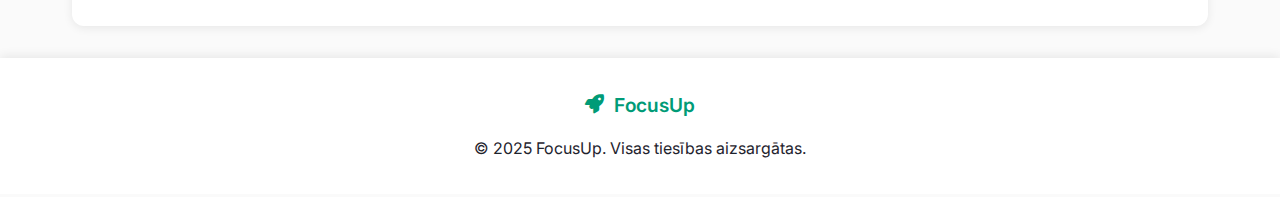
<file: tasks.html>
<!DOCTYPE html>
<html lang="lv">
<head>
    <meta charset="UTF-8">
    <meta name="viewport" content="width=device-width, initial-scale=1.0">
    <title>FocusUp - Uzdevumi</title>
    <link rel="stylesheet" href="styles.css">
    <link rel="stylesheet" href="https://cdnjs.cloudflare.com/ajax/libs/font-awesome/6.4.0/css/all.min.css">
    <link href="https://fonts.googleapis.com/css2?family=Inter:wght@300;400;500;600;700&display=swap" rel="stylesheet">
</head>
<body>
    <header>
        <nav class="navbar">
            <a href="index.html" class="logo-link">
                <div class="logo">
                    <i class="fas fa-rocket"></i>
                    <span>FocusUp</span>
                </div>
            </a>
            
            <ul class="nav-links">
                <li><a href="index.html"><i class="fas fa-home"></i> Sākums</a></li>
                <li><a href="tasks.html" class="active"><i class="fas fa-tasks"></i> Uzdevumi</a></li>
                <li><a href="statistics.html"><i class="fas fa-chart-bar"></i> Statistika</a></li>
                <li><a href="profile.html"><i class="fas fa-user"></i> Profils</a></li>
                <li><a href="settings.html"><i class="fas fa-cog"></i> Iestatījumi</a></li>
            </ul>
            
            <div class="nav-actions">
                <button id="theme-toggle" class="theme-btn" title="Pārslēgt tēmu">
                    <i class="fas fa-moon"></i>
                </button>
            </div>
        </nav>
    </header>

    <main class="container">
        <div class="page-header">
            <h1><i class="fas fa-tasks"></i> Mani uzdevumi</h1>
            <p class="page-subtitle">Pārvaldi savus uzdevumus un seko progresam</p>
        </div>

        <!-- Jauna uzdevuma pievienošana -->
        <div class="add-task-section">
            <h2><i class="fas fa-plus-circle"></i> Pievienot jaunu uzdevumu</h2>
            <div class="add-task-form">
                <div class="form-group">
                    <input type="text" id="task-title" placeholder="Uzdevuma nosaukums..." maxlength="100">
                    <div class="char-counter" id="title-counter">0/100</div>
                </div>
                <div class="form-group">
                    <textarea id="task-description" placeholder="Uzdevuma apraksts (nav obligāts)..." rows="2" maxlength="500"></textarea>
                    <div class="char-counter" id="desc-counter">0/500</div>
                </div>
                <div class="form-row">
                    <div class="form-group">
                        <label for="task-deadline"><i class="fas fa-calendar"></i> Termiņš</label>
                        <input type="date" id="task-deadline">
                    </div>
                    <div class="form-group">
                        <label for="task-priority"><i class="fas fa-flag"></i> Prioritāte</label>
                        <select id="task-priority">
                            <option value="low">Zema</option>
                            <option value="medium" selected>Vidēja</option>
                            <option value="high">Augsta</option>
                        </select>
                    </div>
                    <div class="form-group">
                        <label for="task-category"><i class="fas fa-folder"></i> Kategorija</label>
                        <select id="task-category">
                            <option value="work">Darbs</option>
                            <option value="study" selected>Mācības</option>
                            <option value="personal">Personīgi</option>
                            <option value="other">Cits</option>
                        </select>
                    </div>
                </div>
                <button class="btn btn-primary btn-block" onclick="addNewTask()">
                    <i class="fas fa-plus"></i> Pievienot uzdevumu
                </button>
            </div>
        </div>

        <!-- Uzdevumu filtri un meklēšana -->
        <div class="task-controls">
            <div class="search-box">
                <i class="fas fa-search"></i>
                <input type="text" id="task-search" placeholder="Meklēt uzdevumus..." onkeyup="filterTasks()">
            </div>
            <div class="filter-buttons">
                <button class="filter-btn active" onclick="changeFilter('all')">Visi</button>
                <button class="filter-btn" onclick="changeFilter('active')">Aktīvie</button>
                <button class="filter-btn" onclick="changeFilter('completed')">Pabeigtie</button>
                <button class="filter-btn" onclick="changeFilter('today')">Šodien</button>
                <button class="filter-btn" onclick="changeFilter('high')">Augsta prioritāte</button>
            </div>
        </div>

        <!-- Uzdevumu saraksts -->
        <div class="tasks-section">
            <h2><i class="fas fa-list-check"></i> Uzdevumu saraksts</h2>
            <div class="task-list-header">
                <span>Kopā uzdevumu: <strong id="total-tasks">0</strong></span>
                <span>Pabeigtie: <strong id="completed-tasks">0</strong></span>
                <span>Aktīvie: <strong id="active-tasks">0</strong></span>
            </div>
            
            <div class="tasks-list" id="tasks-container">
                <!-- Uzdevumi tiks ielādēti šeit dinamiski -->
                <div class="empty-state" id="empty-state">
                    <i class="fas fa-clipboard-list"></i>
                    <h3>Nav uzdevumu</h3>
                    <p>Pievieno pirmo uzdevumu, izmantojot formu augšā</p>
                </div>
            </div>
        </div>

        <!-- Rīku josla -->
        <div class="tools-section">
            <h2><i class="fas fa-tools"></i> Rīki</h2>
            <div class="tools-grid">
                <button class="tool-btn" onclick="markAllAsCompleted()">
                    <i class="fas fa-check-double"></i>
                    <span>Atzīmēt visus kā pabeigtus</span>
                </button>
                <button class="tool-btn" onclick="deleteCompletedTasks()">
                    <i class="fas fa-trash-alt"></i>
                    <span>Dzēst pabeigtos uzdevumus</span>
                </button>
                <button class="tool-btn" onclick="exportTasks()">
                    <i class="fas fa-download"></i>
                    <span>Eksportēt uzdevumus</span>
                </button>
                <button class="tool-btn" onclick="importTasks()">
                    <i class="fas fa-upload"></i>
                    <span>Importēt uzdevumus</span>
                </button>
            </div>
        </div>
    </main>

    <footer>
        <div class="footer-content">
            <div class="footer-logo">
                <i class="fas fa-rocket"></i>
                <span>FocusUp</span>
            </div>
            <p>© 2025 FocusUp. Visas tiesības aizsargātas.</p>
        </div>
    </footer>

    <script src="script.js"></script>
</body>
</html>
</file>
<file: styles.css>
/* ===== ОСНОВНЫЕ СТИЛИ И ПЕРЕМЕННЫЕ ===== */
:root {
    /* Цвета из макета */
    --primary-color: #009B77;
    --primary-dark: #007a5e;
    --primary-light: #00c9a7;

    --background-color: #FAFAFA;
    --text-color: #1F242E;
    --text-secondary: #626D84;

    --card-bg: #FFFFFF;
    --nav-bg: #FFFFFF;
    --footer-bg: #FFFFFF;

    --border-color: #E5E7EB;
    --shadow: 0 2px 10px rgba(0, 0, 0, 0.08);
    --shadow-hover: 0 8px 25px rgba(0, 0, 0, 0.12);

    --success-color: #10B981;
    --warning-color: #F59E0B;
    --danger-color: #EF4444;
    --info-color: #3B82F6;

    /* Размеры */
    --border-radius: 12px;
    --border-radius-sm: 8px;
    --border-radius-lg: 16px;

    /* Отступы */
    --spacing-xs: 0.5rem;
    --spacing-sm: 1rem;
    --spacing-md: 1.5rem;
    --spacing-lg: 2rem;
    --spacing-xl: 3rem;
}

/* Темная тема */
[data-theme="dark"] {
    --background-color: #1F242E;
    --text-color: #FAFAFA;
    --text-secondary: #8B95A5;

    --card-bg: #2D3542;
    --nav-bg: #2D3542;
    --footer-bg: #2D3542;

    --border-color: #3A4352;
    --shadow: 0 2px 10px rgba(0, 0, 0, 0.3);
    --shadow-hover: 0 8px 25px rgba(0, 0, 0, 0.4);
}

/* Глобальные стили */
* {
    margin: 0;
    padding: 0;
    box-sizing: border-box;
}

html {
    font-size: 16px;
    scroll-behavior: smooth;
}

body {
    font-family: 'Inter', -apple-system, BlinkMacSystemFont, 'Segoe UI', Roboto, Oxygen, Ubuntu, sans-serif;
    background-color: var(--background-color);
    color: var(--text-color);
    line-height: 1.6;
    transition: background-color 0.3s ease, color 0.3s ease;
    min-height: 100vh;
    display: flex;
    flex-direction: column;
}

.container {
    max-width: 1200px;
    margin: 0 auto;
    padding: var(--spacing-lg);
    width: 100%;
}

/* ===== НАВИГАЦИЯ ===== */
.navbar {
    display: flex;
    justify-content: space-between;
    align-items: center;
    padding: var(--spacing-md) var(--spacing-lg);
    background-color: var(--nav-bg);
    box-shadow: var(--shadow);
    position: sticky;
    top: 0;
    z-index: 1000;
    transition: all 0.3s ease;
}

.logo-link {
    text-decoration: none;
    display: flex;
    align-items: center;
    cursor: pointer;
}

.logo {
    display: flex;
    align-items: center;
    gap: 10px;
    font-size: 1.5rem;
    font-weight: 700;
    color: var(--primary-color);
    transition: transform 0.3s ease;
}

.logo:hover {
    transform: scale(1.05);
}

.logo i {
    font-size: 1.8rem;
}

.nav-links {
    display: flex;
    list-style: none;
    gap: var(--spacing-sm);
}

.nav-links a {
    display: flex;
    align-items: center;
    gap: 8px;
    padding: 0.75rem 1.25rem;
    text-decoration: none;
    color: var(--text-color);
    border-radius: var(--border-radius-sm);
    transition: all 0.3s ease;
    font-weight: 500;
}

.nav-links a:hover {
    background-color: var(--primary-color);
    color: white;
    transform: translateY(-2px);
}

.nav-links a.active {
    background-color: var(--primary-color);
    color: white;
}

.nav-actions {
    display: flex;
    align-items: center;
    gap: var(--spacing-sm);
}

.theme-btn {
    width: 45px;
    height: 45px;
    border-radius: 50%;
    background: none;
    border: 2px solid var(--primary-color);
    color: var(--primary-color);
    cursor: pointer;
    font-size: 1.2rem;
    display: flex;
    align-items: center;
    justify-content: center;
    transition: all 0.3s ease;
}

.theme-btn:hover {
    background-color: var(--primary-color);
    color: white;
    transform: rotate(30deg);
}

/* ===== ГЛАВНАЯ СТРАНИЦА ===== */
.hero {
    display: grid;
    grid-template-columns: 1fr 1fr;
    gap: var(--spacing-xl);
    align-items: center;
    padding: var(--spacing-xl) 0;
    margin-bottom: var(--spacing-xl);
}

.hero-content {
    display: flex;
    flex-direction: column;
    gap: var(--spacing-md);
}

.hero-title {
    font-size: 3rem;
    font-weight: 700;
    line-height: 1.2;
    color: var(--text-color);
}

.hero-description {
    font-size: 1.2rem;
    color: var(--text-secondary);
    max-width: 90%;
}

.hero-buttons {
    display: flex;
    gap: var(--spacing-sm);
    margin-top: var(--spacing-md);
}

.hero-stats {
    display: grid;
    grid-template-columns: repeat(2, 1fr);
    gap: var(--spacing-sm);
}

.stat-card {
    background-color: var(--card-bg);
    padding: var(--spacing-md);
    border-radius: var(--border-radius);
    box-shadow: var(--shadow);
    display: flex;
    align-items: center;
    gap: var(--spacing-sm);
    transition: transform 0.3s ease, box-shadow 0.3s ease;
}

.stat-card:hover {
    transform: translateY(-5px);
    box-shadow: var(--shadow-hover);
}

.stat-icon {
    font-size: 2rem;
    color: var(--primary-color);
}

.stat-content h3 {
    font-size: 2rem;
    font-weight: 700;
    color: var(--text-color);
}

.stat-content p {
    color: var(--text-secondary);
    font-size: 0.9rem;
}

/* Кнопки */
.btn {
    display: inline-flex;
    align-items: center;
    justify-content: center;
    gap: 8px;
    padding: 0.75rem 1.5rem;
    border-radius: var(--border-radius-sm);
    font-weight: 600;
    text-decoration: none;
    cursor: pointer;
    border: none;
    transition: all 0.3s ease;
    font-size: 1rem;
}

.btn-primary {
    background-color: var(--primary-color);
    color: white;
}

.btn-primary:hover {
    background-color: var(--primary-dark);
    transform: translateY(-2px);
    box-shadow: 0 4px 12px rgba(0, 155, 119, 0.3);
}

.btn-secondary {
    background-color: transparent;
    color: var(--primary-color);
    border: 2px solid var(--primary-color);
}

.btn-secondary:hover {
    background-color: var(--primary-color);
    color: white;
    transform: translateY(-2px);
}

.btn-small {
    padding: 0.5rem 1rem;
    font-size: 0.9rem;
}

.btn-large {
    padding: 1rem 2rem;
    font-size: 1.1rem;
}

.btn-block {
    width: 100%;
}

.btn-danger {
    background-color: var(--danger-color);
    color: white;
}

.btn-danger:hover {
    background-color: #DC2626;
}

.btn-warning {
    background-color: var(--warning-color);
    color: white;
}

.btn-warning:hover {
    background-color: #D97706;
}

/* Быстрые действия */
.quick-actions {
    margin-bottom: var(--spacing-xl);
}

.quick-actions h2 {
    margin-bottom: var(--spacing-md);
    font-size: 2rem;
}

.action-grid {
    display: grid;
    grid-template-columns: repeat(auto-fit, minmax(250px, 1fr));
    gap: var(--spacing-md);
}

.action-card {
    background-color: var(--card-bg);
    padding: var(--spacing-lg);
    border-radius: var(--border-radius);
    box-shadow: var(--shadow);
    text-align: center;
    cursor: pointer;
    transition: all 0.3s ease;
}

.action-card:hover {
    transform: translateY(-8px);
    box-shadow: var(--shadow-hover);
}

.action-icon {
    font-size: 2.5rem;
    color: var(--primary-color);
    margin-bottom: var(--spacing-sm);
}

.action-card h3 {
    margin-bottom: var(--spacing-xs);
    color: var(--text-color);
}

.action-card p {
    color: var(--text-secondary);
    font-size: 0.9rem;
}

/* Интерактивная секция */
.interactive-section {
    margin-bottom: var(--spacing-xl);
    padding: var(--spacing-lg);
    background-color: var(--card-bg);
    border-radius: var(--border-radius);
    box-shadow: var(--shadow);
}

.interactive-section h2 {
    margin-bottom: var(--spacing-sm);
}

.interactive-section p {
    color: var(--text-secondary);
    margin-bottom: var(--spacing-lg);
}

.interactive-grid {
    display: grid;
    grid-template-columns: repeat(auto-fit, minmax(300px, 1fr));
    gap: var(--spacing-lg);
}

.demo-card {
    background-color: var(--background-color);
    padding: var(--spacing-md);
    border-radius: var(--border-radius);
    border: 1px solid var(--border-color);
}

.demo-card h3 {
    display: flex;
    align-items: center;
    gap: 10px;
    margin-bottom: var(--spacing-md);
    color: var(--text-color);
}

.demo-task-list {
    margin-bottom: var(--spacing-md);
}

.demo-task {
    display: flex;
    align-items: center;
    gap: var(--spacing-sm);
    padding: var(--spacing-sm);
    border-bottom: 1px solid var(--border-color);
}

.demo-task:last-child {
    border-bottom: none;
}

.task-checkbox {
    width: 24px;
    height: 24px;
    display: flex;
    align-items: center;
    justify-content: center;
    cursor: pointer;
    color: var(--primary-color);
    font-size: 1.2rem;
}

.task-info h4 {
    font-size: 1rem;
    margin-bottom: 2px;
}

.task-info p {
    font-size: 0.8rem;
    color: var(--text-secondary);
}

.task-info span {
    color: var(--primary-color);
    font-weight: 600;
}

.progress-demo {
    margin-bottom: var(--spacing-md);
}

.progress-header {
    display: flex;
    justify-content: space-between;
    margin-bottom: var(--spacing-sm);
}

.progress-bar-demo {
    height: 24px;
    background-color: var(--border-color);
    border-radius: 12px;
    overflow: hidden;
    margin-bottom: var(--spacing-sm);
}

.progress-fill-demo {
    height: 100%;
    background-color: var(--primary-color);
    width: 65%;
    border-radius: 12px;
    transition: width 2s ease-in-out;
}

.progress-demo p {
    text-align: center;
    font-size: 0.9rem;
}

/* CTA секция */
.cta-section {
    text-align: center;
    padding: var(--spacing-xl) var(--spacing-lg);
    background: linear-gradient(135deg, var(--primary-color) 0%, var(--primary-light) 100%);
    border-radius: var(--border-radius);
    color: white;
    margin-bottom: var(--spacing-xl);
}

.cta-section h2 {
    font-size: 2.5rem;
    margin-bottom: var(--spacing-sm);
}

.cta-section p {
    font-size: 1.2rem;
    margin-bottom: var(--spacing-lg);
    opacity: 0.9;
}

.cta-section .btn-primary {
    background-color: white;
    color: var(--primary-color);
}

.cta-section .btn-primary:hover {
    background-color: var(--background-color);
    transform: translateY(-2px);
}

/* ===== СТРАНИЦА ЗАДАЧ ===== */
.page-header {
    margin-bottom: var(--spacing-xl);
    text-align: center;
}

.page-header h1 {
    font-size: 2.5rem;
    margin-bottom: var(--spacing-xs);
    display: flex;
    align-items: center;
    justify-content: center;
    gap: 10px;
}

.page-subtitle {
    color: var(--text-secondary);
    font-size: 1.1rem;
}

/* Форма добавления задачи */
.add-task-section {
    background-color: var(--card-bg);
    padding: var(--spacing-lg);
    border-radius: var(--border-radius);
    box-shadow: var(--shadow);
    margin-bottom: var(--spacing-lg);
}

.add-task-section h2 {
    margin-bottom: var(--spacing-md);
    display: flex;
    align-items: center;
    gap: 10px;
}

.add-task-form {
    display: flex;
    flex-direction: column;
    gap: var(--spacing-md);
}

.form-group {
    display: flex;
    flex-direction: column;
    gap: 8px;
}

.form-group label {
    font-weight: 600;
    color: var(--text-color);
    display: flex;
    align-items: center;
    gap: 8px;
}

.form-group input,
.form-group textarea,
.form-group select {
    padding: 0.75rem 1rem;
    border: 2px solid var(--border-color);
    border-radius: var(--border-radius-sm);
    background-color: var(--background-color);
    color: var(--text-color);
    font-size: 1rem;
    transition: border-color 0.3s ease;
}

.form-group input:focus,
.form-group textarea:focus,
.form-group select:focus {
    outline: none;
    border-color: var(--primary-color);
}

.form-row {
    display: grid;
    grid-template-columns: repeat(auto-fit, minmax(200px, 1fr));
    gap: var(--spacing-md);
}

.char-counter {
    text-align: right;
    font-size: 0.8rem;
    color: var(--text-secondary);
}

/* Управление задачами */
.task-controls {
    background-color: var(--card-bg);
    padding: var(--spacing-md);
    border-radius: var(--border-radius);
    margin-bottom: var(--spacing-lg);
    display: flex;
    flex-direction: column;
    gap: var(--spacing-md);
}

.search-box {
    display: flex;
    align-items: center;
    background-color: var(--background-color);
    border-radius: var(--border-radius-sm);
    padding: 0.5rem 1rem;
    border: 2px solid var(--border-color);
}

.search-box i {
    color: var(--text-secondary);
    margin-right: 10px;
}

.search-box input {
    flex: 1;
    border: none;
    background: none;
    color: var(--text-color);
    font-size: 1rem;
}

.search-box input:focus {
    outline: none;
}

.filter-buttons {
    display: flex;
    flex-wrap: wrap;
    gap: var(--spacing-sm);
}

.filter-btn {
    padding: 0.5rem 1rem;
    background-color: var(--background-color);
    border: 2px solid var(--border-color);
    border-radius: 20px;
    color: var(--text-color);
    cursor: pointer;
    transition: all 0.3s ease;
}

.filter-btn:hover,
.filter-btn.active {
    background-color: var(--primary-color);
    color: white;
    border-color: var(--primary-color);
}

/* Список задач */
.tasks-section {
    background-color: var(--card-bg);
    padding: var(--spacing-lg);
    border-radius: var(--border-radius);
    box-shadow: var(--shadow);
    margin-bottom: var(--spacing-lg);
}

.task-list-header {
    display: flex;
    justify-content: space-between;
    padding: var(--spacing-sm) 0;
    border-bottom: 2px solid var(--border-color);
    margin-bottom: var(--spacing-md);
}

.task-list-header span {
    font-weight: 600;
    color: var(--text-color);
}

.task-list-header strong {
    color: var(--primary-color);
}

.tasks-list {
    min-height: 200px;
}

.empty-state {
    text-align: center;
    padding: var(--spacing-xl) var(--spacing-lg);
    color: var(--text-secondary);
}

.empty-state i {
    font-size: 3rem;
    margin-bottom: var(--spacing-sm);
    color: var(--border-color);
}

.empty-state h3 {
    margin-bottom: var(--spacing-xs);
    color: var(--text-color);
}

/* Инструменты */
.tools-section {
    background-color: var(--card-bg);
    padding: var(--spacing-lg);
    border-radius: var(--border-radius);
    box-shadow: var(--shadow);
}

.tools-grid {
    display: grid;
    grid-template-columns: repeat(auto-fit, minmax(250px, 1fr));
    gap: var(--spacing-md);
    margin-top: var(--spacing-md);
}

.tool-btn {
    display: flex;
    align-items: center;
    gap: var(--spacing-sm);
    padding: var(--spacing-md);
    background-color: var(--background-color);
    border: 2px solid var(--border-color);
    border-radius: var(--border-radius);
    color: var(--text-color);
    cursor: pointer;
    transition: all 0.3s ease;
    text-align: left;
}

.tool-btn:hover {
    background-color: var(--primary-color);
    color: white;
    border-color: var(--primary-color);
    transform: translateY(-2px);
}

.tool-btn i {
    font-size: 1.2rem;
}

/* ===== СТРАНИЦА СТАТИСТИКИ ===== */
.stats-grid {
    display: grid;
    grid-template-columns: repeat(auto-fit, minmax(250px, 1fr));
    gap: var(--spacing-md);
    margin-bottom: var(--spacing-lg);
}

.stat-card.large {
    grid-column: span 1;
}

.stat-card.large .stat-icon {
    font-size: 2.5rem;
    margin-bottom: var(--spacing-sm);
}

.stat-card.large .stat-number {
    font-size: 2.5rem;
    font-weight: 700;
    color: var(--primary-color);
    margin: var(--spacing-xs) 0;
}

.stat-trend {
    display: flex;
    align-items: center;
    gap: 5px;
    color: var(--text-secondary);
    font-size: 0.9rem;
}

.stat-trend i {
    color: var(--success-color);
}

.charts-section {
    display: grid;
    grid-template-columns: repeat(auto-fit, minmax(300px, 1fr));
    gap: var(--spacing-lg);
    margin-bottom: var(--spacing-lg);
}

.chart-card {
    background-color: var(--card-bg);
    padding: var(--spacing-lg);
    border-radius: var(--border-radius);
    box-shadow: var(--shadow);
}

.chart-card h3 {
    margin-bottom: var(--spacing-md);
    display: flex;
    align-items: center;
    gap: 10px;
}

.chart-container {
    height: 200px;
    display: flex;
    align-items: flex-end;
    justify-content: space-around;
    padding: var(--spacing-md) 0;
}

.chart-bars {
    display: flex;
    align-items: flex-end;
    gap: 10px;
    width: 100%;
    height: 100%;
}

.chart-bar {
    display: flex;
    flex-direction: column;
    align-items: center;
    gap: 5px;
    flex: 1;
}

.bar-fill {
    width: 30px;
    background-color: var(--primary-color);
    border-radius: 4px 4px 0 0;
    transition: height 1s ease-in-out;
}

.bar-label {
    font-size: 0.9rem;
    color: var(--text-secondary);
}

.chart-legend {
    display: flex;
    flex-wrap: wrap;
    gap: var(--spacing-sm);
    margin-top: var(--spacing-md);
}

.legend-item {
    display: flex;
    align-items: center;
    gap: 5px;
    font-size: 0.9rem;
    color: var(--text-secondary);
}

.legend-color {
    width: 12px;
    height: 12px;
    border-radius: 3px;
}

.pie-chart {
    position: relative;
    width: 200px;
    height: 200px;
    border-radius: 50%;
    margin: var(--spacing-md) auto;
    background: conic-gradient(
        var(--color) 0% var(--percentage),
        transparent var(--percentage) 100%
    );
}

.segment-label {
    position: absolute;
    font-size: 0.8rem;
    color: white;
    font-weight: 600;
}

.detailed-stats {
    background-color: var(--card-bg);
    padding: var(--spacing-lg);
    border-radius: var(--border-radius);
    box-shadow: var(--shadow);
    margin-bottom: var(--spacing-lg);
}

.stats-table {
    display: grid;
    grid-template-columns: 2fr 1fr 1fr 1fr;
    gap: 1px;
    background-color: var(--border-color);
    border-radius: var(--border-radius-sm);
    overflow: hidden;
    margin-top: var(--spacing-md);
}

.table-header,
.table-row {
    display: contents;
}

.table-header > div,
.table-row > div {
    padding: var(--spacing-sm);
    background-color: var(--card-bg);
    display: flex;
    align-items: center;
    gap: 10px;
}

.table-header > div {
    font-weight: 600;
    background-color: var(--background-color);
}

.progress-indicator {
    padding: 2px 8px;
    background-color: var(--primary-color);
    color: white;
    border-radius: 12px;
    font-size: 0.9rem;
}

.achievements-section {
    background-color: var(--card-bg);
    padding: var(--spacing-lg);
    border-radius: var(--border-radius);
    box-shadow: var(--shadow);
    margin-bottom: var(--spacing-lg);
}

.achievements-grid {
    display: grid;
    grid-template-columns: repeat(auto-fit, minmax(250px, 1fr));
    gap: var(--spacing-md);
    margin-top: var(--spacing-md);
}

.achievement-card {
    padding: var(--spacing-md);
    border-radius: var(--border-radius);
    border: 2px solid var(--border-color);
    display: flex;
    align-items: center;
    gap: var(--spacing-md);
}

.achievement-card.unlocked {
    border-color: var(--primary-color);
    background-color: rgba(0, 155, 119, 0.1);
}

.achievement-card.locked {
    opacity: 0.6;
}

.achievement-icon {
    font-size: 2rem;
    color: var(--primary-color);
}

.achievement-card.locked .achievement-icon {
    color: var(--text-secondary);
}

.achievement-info h3 {
    margin-bottom: 5px;
}

.achievement-date,
.achievement-progress {
    font-size: 0.8rem;
    color: var(--text-secondary);
}

.export-section {
    text-align: center;
    padding: var(--spacing-lg);
    background-color: var(--card-bg);
    border-radius: var(--border-radius);
    box-shadow: var(--shadow);
}

.export-options {
    display: flex;
    justify-content: center;
    gap: var(--spacing-md);
    margin-top: var(--spacing-md);
}

/* ===== СТРАНИЦА ПРОФИЛЯ ===== */
.profile-content {
    display: flex;
    flex-direction: column;
    gap: var(--spacing-lg);
}

.profile-section {
    background-color: var(--card-bg);
    padding: var(--spacing-lg);
    border-radius: var(--border-radius);
    box-shadow: var(--shadow);
}

.profile-card {
    display: flex;
    flex-direction: column;
    gap: var(--spacing-lg);
}

.profile-header {
    display: flex;
    align-items: center;
    gap: var(--spacing-lg);
    padding-bottom: var(--spacing-lg);
    border-bottom: 2px solid var(--border-color);
}

.avatar-container {
    position: relative;
}

.avatar {
    width: 100px;
    height: 100px;
    background-color: var(--primary-color);
    border-radius: 50%;
    display: flex;
    align-items: center;
    justify-content: center;
    font-size: 3rem;
    color: white;
}

.avatar-edit {
    position: absolute;
    bottom: 0;
    right: 0;
    width: 32px;
    height: 32px;
    background-color: var(--primary-color);
    color: white;
    border: none;
    border-radius: 50%;
    cursor: pointer;
    display: flex;
    align-items: center;
    justify-content: center;
}

.profile-info h3 {
    font-size: 1.8rem;
    margin-bottom: 5px;
}

.profile-email {
    color: var(--text-secondary);
    margin-bottom: var(--spacing-sm);
}

.profile-stats {
    display: flex;
    gap: var(--spacing-md);
    color: var(--text-secondary);
    font-size: 0.9rem;
}

.level-badge {
    background-color: var(--primary-color);
    color: white;
    padding: 2px 8px;
    border-radius: 12px;
    font-weight: 600;
}

.profile-form {
    display: flex;
    flex-direction: column;
    gap: var(--spacing-md);
}

.settings-card,
.security-card {
    display: flex;
    flex-direction: column;
    gap: var(--spacing-md);
}

.setting-item,
.security-item {
    display: flex;
    justify-content: space-between;
    align-items: center;
    padding: var(--spacing-sm) 0;
    border-bottom: 1px solid var(--border-color);
}

.setting-item:last-child,
.security-item:last-child {
    border-bottom: none;
}

.setting-info h4,
.security-info h4 {
    margin-bottom: 5px;
    display: flex;
    align-items: center;
    gap: 8px;
}

.setting-info p,
.security-info p {
    color: var(--text-secondary);
    font-size: 0.9rem;
}

/* Переключатель */
.switch {
    position: relative;
    display: inline-block;
    width: 60px;
    height: 30px;
}

.switch input {
    opacity: 0;
    width: 0;
    height: 0;
}

.slider {
    position: absolute;
    cursor: pointer;
    top: 0;
    left: 0;
    right: 0;
    bottom: 0;
    background-color: var(--border-color);
    transition: .4s;
    border-radius: 34px;
}

.slider:before {
    position: absolute;
    content: "";
    height: 22px;
    width: 22px;
    left: 4px;
    bottom: 4px;
    background-color: white;
    transition: .4s;
    border-radius: 50%;
}

input:checked + .slider {
    background-color: var(--primary-color);
}

input:checked + .slider:before {
    transform: translateX(30px);
}

.danger-zone {
    border: 2px solid var(--danger-color);
}

.danger-card {
    background-color: rgba(239, 68, 68, 0.1);
    padding: var(--spacing-md);
    border-radius: var(--border-radius);
}

.danger-warning {
    display: flex;
    align-items: center;
    gap: 10px;
    color: var(--danger-color);
    margin-bottom: var(--spacing-md);
}

.danger-actions {
    display: flex;
    gap: var(--spacing-md);
    justify-content: center;
}

/* ===== СТРАНИЦА НАСТРОЕК ===== */
.settings-grid {
    display: grid;
    grid-template-columns: repeat(auto-fit, minmax(350px, 1fr));
    gap: var(--spacing-lg);
}

.color-picker {
    display: flex;
    gap: 10px;
}

.color-option {
    width: 30px;
    height: 30px;
    border-radius: 50%;
    border: 2px solid transparent;
    cursor: pointer;
}

.color-option.active {
    border-color: var(--text-color);
    transform: scale(1.1);
}

.settings-select {
    padding: 0.5rem 1rem;
    border: 2px solid var(--border-color);
    border-radius: var(--border-radius-sm);
    background-color: var(--background-color);
    color: var(--text-color);
    font-size: 1rem;
}

.about-info {
    display: flex;
    flex-direction: column;
    gap: var(--spacing-md);
}

.app-info,
.license-info,
.contact-info {
    padding: var(--spacing-sm) 0;
}

.license-info ul {
    list-style: none;
    margin-top: var(--spacing-xs);
}

.license-info li {
    display: flex;
    align-items: center;
    gap: 10px;
    margin-bottom: 5px;
    color: var(--text-secondary);
}

.reset-options {
    text-align: center;
}

.warning-text {
    display: flex;
    align-items: center;
    justify-content: center;
    gap: 10px;
    color: var(--warning-color);
    margin-bottom: var(--spacing-md);
}

/* ===== ФУТЕР ===== */
footer {
    margin-top: auto;
    background-color: var(--footer-bg);
    padding: var(--spacing-lg);
    box-shadow: 0 -2px 10px rgba(0, 0, 0, 0.08);
}

.footer-content {
    max-width: 1200px;
    margin: 0 auto;
    text-align: center;
}

.footer-logo {
    display: flex;
    align-items: center;
    justify-content: center;
    gap: 10px;
    font-size: 1.2rem;
    font-weight: 600;
    color: var(--primary-color);
    margin-bottom: var(--spacing-sm);
}

.footer-note {
    font-size: 0.9rem;
    color: var(--text-secondary);
    margin-top: var(--spacing-xs);
}

/* ===== АДАПТИВНОСТЬ ===== */
@media (max-width: 768px) {
    html {
        font-size: 14px;
    }

    .navbar {
        flex-direction: column;
        gap: var(--spacing-md);
        padding: var(--spacing-sm);
    }

    .nav-links {
        flex-wrap: wrap;
        justify-content: center;
    }

    .hero {
        grid-template-columns: 1fr;
        text-align: center;
        padding: var(--spacing-lg) 0;
    }

    .hero-description {
        max-width: 100%;
    }

    .hero-buttons {
        justify-content: center;
    }

    .container {
        padding: var(--spacing-md);
    }

    .action-grid,
    .interactive-grid,
    .tools-grid,
    .stats-grid,
    .achievements-grid {
        grid-template-columns: 1fr;
    }

    .form-row {
        grid-template-columns: 1fr;
    }

    .charts-section {
        grid-template-columns: 1fr;
    }

    .settings-grid {
        grid-template-columns: 1fr;
    }

    .export-options,
    .danger-actions {
        flex-direction: column;
    }

    .profile-header {
        flex-direction: column;
        text-align: center;
    }

    .stats-table {
        grid-template-columns: 1fr;
        overflow-x: auto;
    }

    .stats-table .table-header {
        display: none;
    }

    .stats-table .table-row {
        display: flex;
        flex-wrap: wrap;
        margin-bottom: var(--spacing-sm);
        padding: var(--spacing-sm);
        background-color: var(--card-bg);
        border-radius: var(--border-radius-sm);
    }

    .stats-table .table-row > div {
        flex: 1 0 50%;
        padding: 5px;
    }
}

@media (max-width: 480px) {
    .nav-links {
        flex-direction: column;
        width: 100%;
    }

    .nav-links a {
        justify-content: center;
    }

    .hero-title {
        font-size: 2rem;
    }

    .hero-stats {
        grid-template-columns: 1fr;
    }

    .btn {
        width: 100%;
        justify-content: center;
    }

    .hero-buttons {
        flex-direction: column;
    }
}

/* ===== АНИМАЦИИ ===== */
@keyframes fadeIn {
    from {
        opacity: 0;
        transform: translateY(20px);
    }
    to {
        opacity: 1;
        transform: translateY(0);
    }
}

@keyframes pulse {
    0% {
        transform: scale(1);
    }
    50% {
        transform: scale(1.05);
    }
    100% {
        transform: scale(1);
    }
}

@keyframes slideIn {
    from {
        opacity: 0;
        transform: translateX(-20px);
    }
    to {
        opacity: 1;
        transform: translateX(0);
    }
}

@keyframes progressAnimation {
    from {
        width: 0;
    }
}

.fade-in {
    animation: fadeIn 0.5s ease-out;
}

.pulse {
    animation: pulse 0.5s ease-in-out;
}

.slide-in {
    animation: slideIn 0.3s ease-out;
}

/* ===== УТИЛИТЫ ===== */
.hidden {
    display: none !important;
}

.visible {
    display: block !important;
}

.text-center {
    text-align: center;
}

.text-right {
    text-align: right;
}

.mt-1 { margin-top: var(--spacing-xs); }
.mt-2 { margin-top: var(--spacing-sm); }
.mt-3 { margin-top: var(--spacing-md); }
.mt-4 { margin-top: var(--spacing-lg); }
.mt-5 { margin-top: var(--spacing-xl); }

.mb-1 { margin-bottom: var(--spacing-xs); }
.mb-2 { margin-bottom: var(--spacing-sm); }
.mb-3 { margin-bottom: var(--spacing-md); }
.mb-4 { margin-bottom: var(--spacing-lg); }
.mb-5 { margin-bottom: var(--spacing-xl); }

/* Специфичные стили для демо-прогресса */
#demo-progress-fill {
    width: 0%;
    transition: width 2s ease-in-out;
}

/* Стили для выполненных задач */
.task-completed .task-checkbox i {
    color: var(--success-color);
}

.task-completed .task-info h4 {
    text-decoration: line-through;
    opacity: 0.7;
}

/* Уведомления */
.notification {
    position: fixed;
    top: 20px;
    right: 20px;
    padding: 1rem 1.5rem;
    background-color: var(--primary-color);
    color: white;
    border-radius: var(--border-radius);
    box-shadow: var(--shadow-hover);
    z-index: 9999;
    animation: slideIn 0.3s ease-out;
    display: flex;
    align-items: center;
    gap: 10px;
}

.notification.success {
    background-color: var(--success-color);
}

.notification.error {
    background-color: var(--danger-color);
}

.notification.warning {
    background-color: var(--warning-color);
}

/* Загрузка */
.loading {
    display: inline-block;
    width: 20px;
    height: 20px;
    border: 3px solid var(--border-color);
    border-top: 3px solid var(--primary-color);
    border-radius: 50%;
    animation: spin 1s linear infinite;
}

@keyframes spin {
    0% { transform: rotate(0deg); }
    100% { transform: rotate(360deg); }
}

/* Модальное окно */
.modal {
    display: none;
    position: fixed;
    top: 0;
    left: 0;
    width: 100%;
    height: 100%;
    background-color: rgba(0, 0, 0, 0.5);
    z-index: 10000;
    align-items: center;
    justify-content: center;
}

.modal-content {
    background-color: var(--card-bg);
    padding: var(--spacing-lg);
    border-radius: var(--border-radius);
    box-shadow: var(--shadow-hover);
    max-width: 500px;
    width: 90%;
    animation: fadeIn 0.3s ease-out;
}

.modal-header {
    display: flex;
    justify-content: space-between;
    align-items: center;
    margin-bottom: var(--spacing-md);
}

.modal-close {
    background: none;
    border: none;
    font-size: 1.5rem;
    color: var(--text-secondary);
    cursor: pointer;
}

.modal-close:hover {
    color: var(--text-color);
}
</file>
